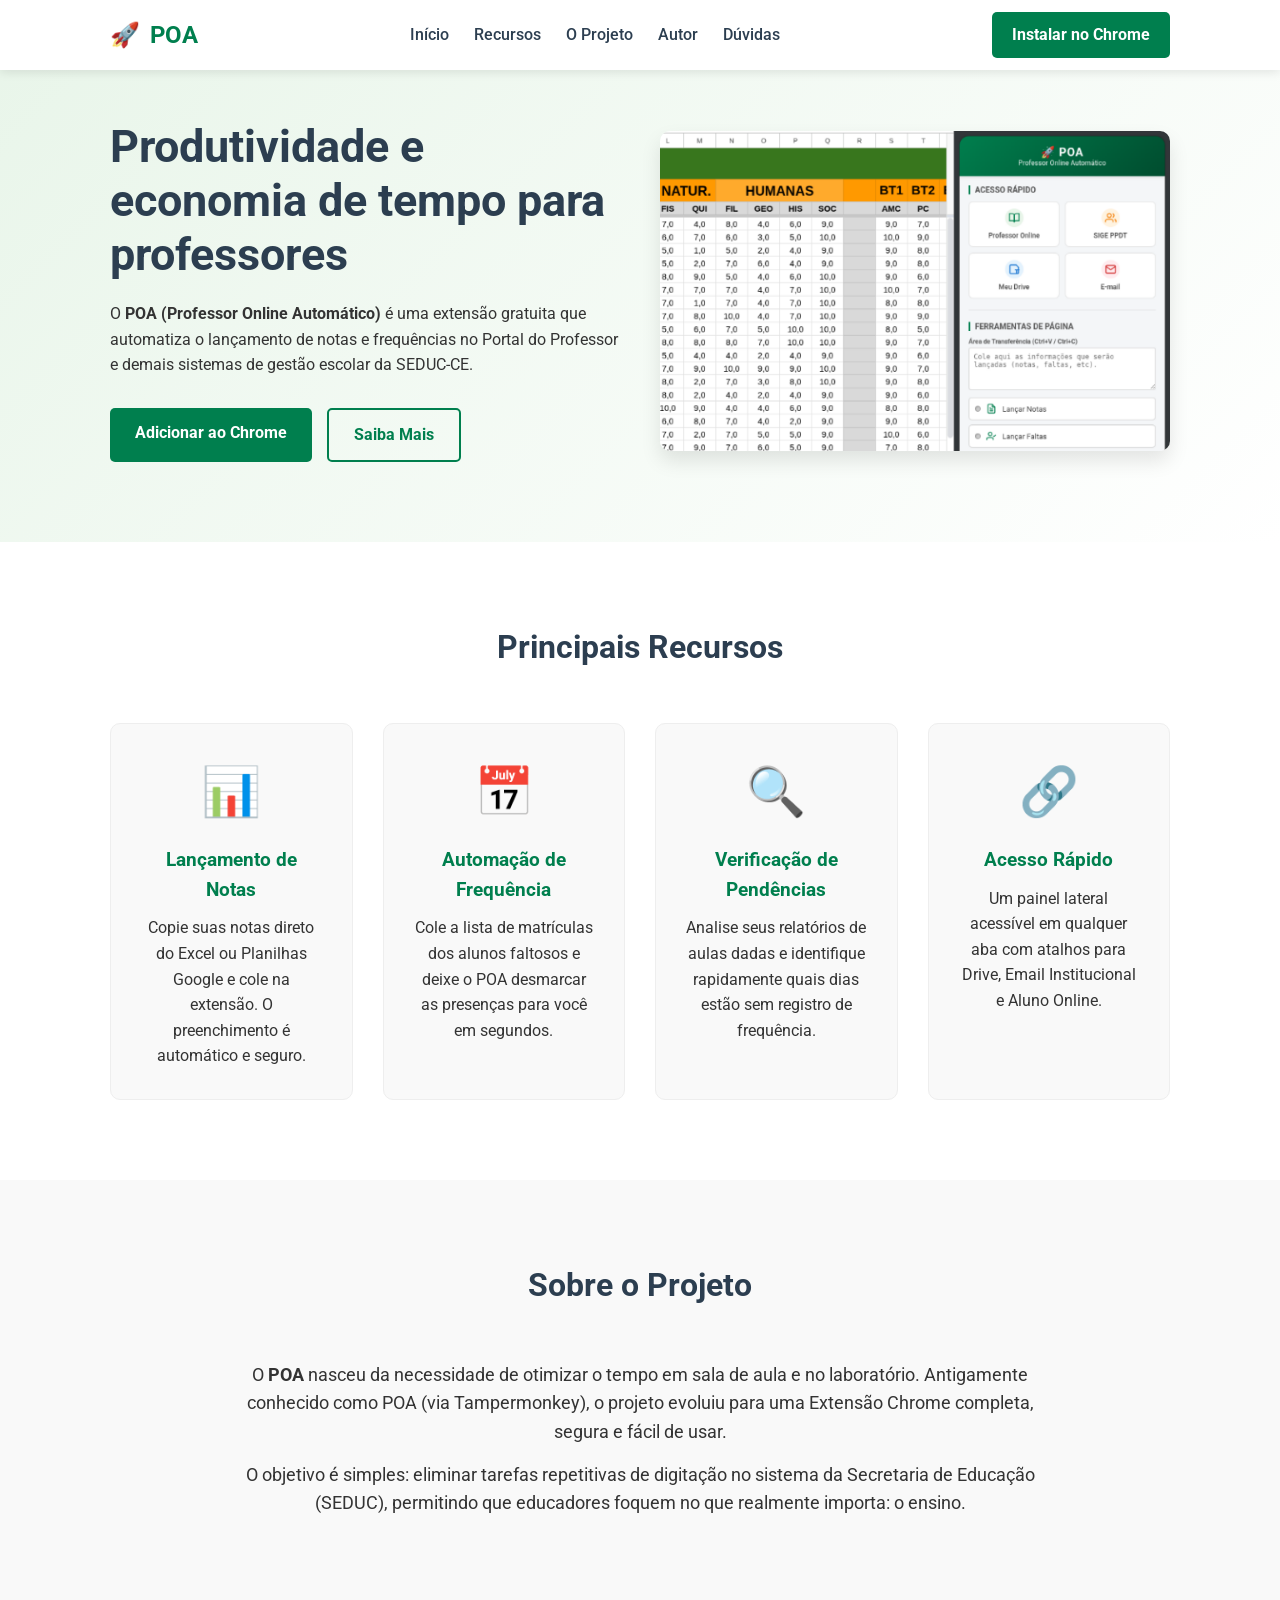
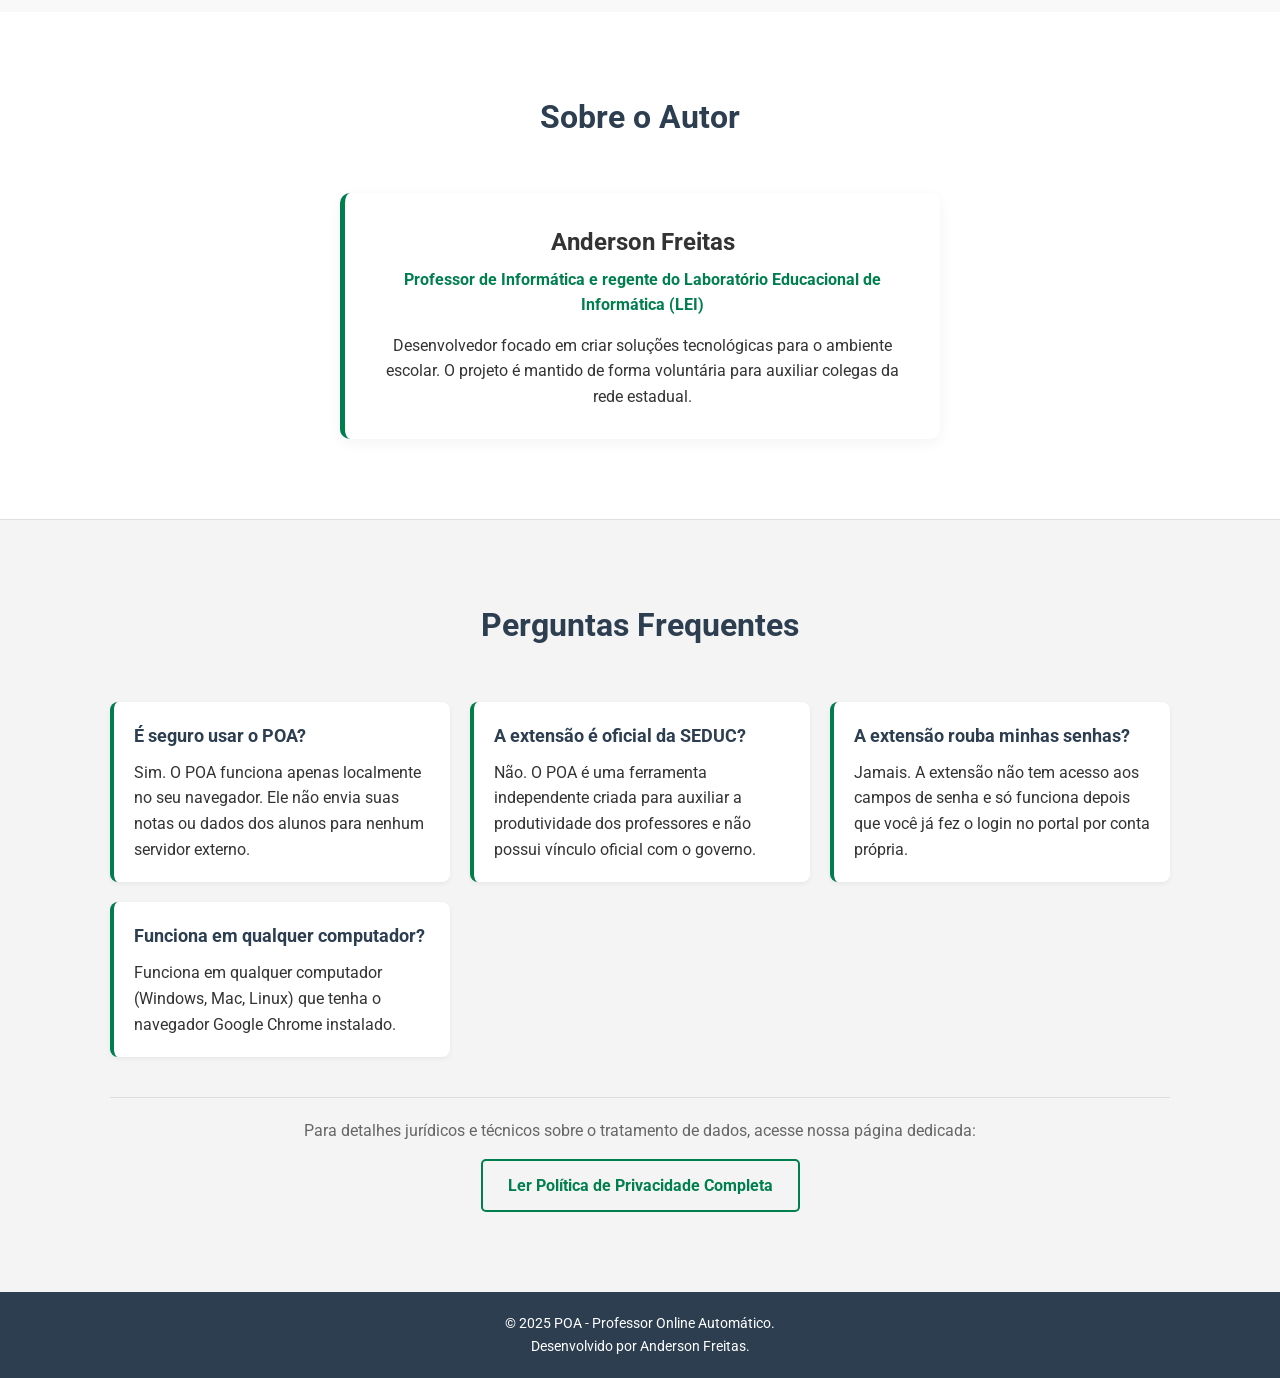
<file: docs/index.html>
<!DOCTYPE html>
<html lang="pt-BR">
<head>
    <meta charset="UTF-8">
    <meta name="viewport" content="width=device-width, initial-scale=1.0">
    <title>POA - Professor Online Automático</title>
    <meta name="description" content="Extensão de produtividade para o Portal do Professor - SEDUC CE. Automatize notas e frequências.">
    
    <meta name="theme-color" content="#007f4e">
    <link rel="icon" href="assets/logo-32.png" type="image/png">

    <link rel="preconnect" href="https://fonts.googleapis.com">
    <link rel="preconnect" href="https://fonts.gstatic.com" crossorigin>
    <link href="https://fonts.googleapis.com/css2?family=Roboto:wght@300;400;500;700&display=swap" rel="stylesheet">

    <meta property="og:type" content="website">
    <meta property="og:title" content="POA - Professor Online Automático">
    <meta property="og:description" content="Ganhe tempo! Automatize o lançamento de notas e frequências no Portal do Professor da SEDUC-CE.">
    <meta property="og:image" content="assets/logo-128.png"> <link rel="stylesheet" href="style.css">
</head>
<body>

    <nav class="navbar">
        <div class="container nav-container">
            <div class="logo">
                <span class="logo-icon" role="img" aria-label="Foguete">🚀</span> POA
            </div>
            <ul class="nav-links">
                <li><a href="#inicio">Início</a></li>
                <li><a href="#recursos">Recursos</a></li>
                <li><a href="#projeto">O Projeto</a></li>
                <li><a href="#autor">Autor</a></li>
                <li><a href="#faq">Dúvidas</a></li>
            </ul>
            <a href="#" class="btn-download" title="Link para Chrome Web Store em breve">Instalar no Chrome</a>
        </div>
    </nav>

    <section id="inicio" class="hero">
        <div class="container hero-content">
            <div class="hero-text">
                <h1>Produtividade e economia de tempo para professores</h1>
                <p>O <strong>POA (Professor Online Automático)</strong> é uma extensão gratuita que automatiza o lançamento de notas e frequências no Portal do Professor e demais sistemas de gestão escolar da SEDUC-CE.</p>
                <div class="hero-buttons">
                    <a href="#" class="btn-primary">Adicionar ao Chrome</a>
                    <a href="#recursos" class="btn-secondary">Saiba Mais</a>
                </div>
            </div>
            <div class="hero-image">
                <div class="placeholder-img">
                </div>
            </div>
        </div>
    </section>

    <section id="recursos" class="section-light">
        <div class="container">
            <h2 class="section-title">Principais Recursos</h2>
            <div class="cards-grid">
                <div class="card">
                    <div class="icon" role="img" aria-label="Gráfico">📊</div>
                    <h3>Lançamento de Notas</h3>
                    <p>Copie suas notas direto do Excel ou Planilhas Google e cole na extensão. O preenchimento é automático e seguro.</p>
                </div>
                <div class="card">
                    <div class="icon" role="img" aria-label="Calendário">📅</div>
                    <h3>Automação de Frequência</h3>
                    <p>Cole a lista de matrículas dos alunos faltosos e deixe o POA desmarcar as presenças para você em segundos.</p>
                </div>
                <div class="card">
                    <div class="icon" role="img" aria-label="Lupa">🔍</div>
                    <h3>Verificação de Pendências</h3>
                    <p>Analise seus relatórios de aulas dadas e identifique rapidamente quais dias estão sem registro de frequência.</p>
                </div>
                <div class="card">
                    <div class="icon" role="img" aria-label="Link">🔗</div>
                    <h3>Acesso Rápido</h3>
                    <p>Um painel lateral acessível em qualquer aba com atalhos para Drive, Email Institucional e Aluno Online.</p>
                </div>
            </div>
        </div>
    </section>

    <section id="projeto" class="section-dark">
        <div class="container">
            <h2 class="section-title">Sobre o Projeto</h2>
            <div class="content-wrapper">
                <p>O <strong>POA</strong> nasceu da necessidade de otimizar o tempo em sala de aula e no laboratório. Antigamente conhecido como POA (via Tampermonkey), o projeto evoluiu para uma Extensão Chrome completa, segura e fácil de usar.</p>
                <p>O objetivo é simples: eliminar tarefas repetitivas de digitação no sistema da Secretaria de Educação (SEDUC), permitindo que educadores foquem no que realmente importa: o ensino.</p>
            </div>
        </div>
    </section>

    <section id="autor" class="section-light">
        <div class="container">
            <h2 class="section-title">Sobre o Autor</h2>
            <div class="author-box">
                <div class="author-info">
                    <h3>Anderson Freitas</h3>
                    <p class="role">Professor de Informática e regente do Laboratório Educacional de Informática (LEI)</p>
                    <p>Desenvolvedor focado em criar soluções tecnológicas para o ambiente escolar. O projeto é mantido de forma voluntária para auxiliar colegas da rede estadual.</p>
                </div>
            </div>
        </div>
    </section>

    <section id="faq" class="section-legal">
        <div class="container">
            <h2 class="section-title">Perguntas Frequentes</h2>
            
            <div class="faq-grid">
                <div class="faq-item">
                    <h3>É seguro usar o POA?</h3>
                    <p>Sim. O POA funciona apenas localmente no seu navegador. Ele não envia suas notas ou dados dos alunos para nenhum servidor externo.</p>
                </div>

                <div class="faq-item">
                    <h3>A extensão é oficial da SEDUC?</h3>
                    <p>Não. O POA é uma ferramenta independente criada para auxiliar a produtividade dos professores e não possui vínculo oficial com o governo.</p>
                </div>

                <div class="faq-item">
                    <h3>A extensão rouba minhas senhas?</h3>
                    <p>Jamais. A extensão não tem acesso aos campos de senha e só funciona depois que você já fez o login no portal por conta própria.</p>
                </div>

                <div class="faq-item">
                    <h3>Funciona em qualquer computador?</h3>
                    <p>Funciona em qualquer computador (Windows, Mac, Linux) que tenha o navegador Google Chrome instalado.</p>
                </div>
            </div>

            <div class="privacy-link-box">
                <p>Para detalhes jurídicos e técnicos sobre o tratamento de dados, acesse nossa página dedicada:</p>
                <a href="privacy.html" class="btn-secondary">Ler Política de Privacidade Completa</a>
            </div>
        </div>
    </section>

    <footer>
        <div class="container">
            <p>&copy; 2025 POA - Professor Online Automático.</p>
            <p>Desenvolvido por Anderson Freitas.</p>
        </div>
    </footer>

</body>
</html>
</file>
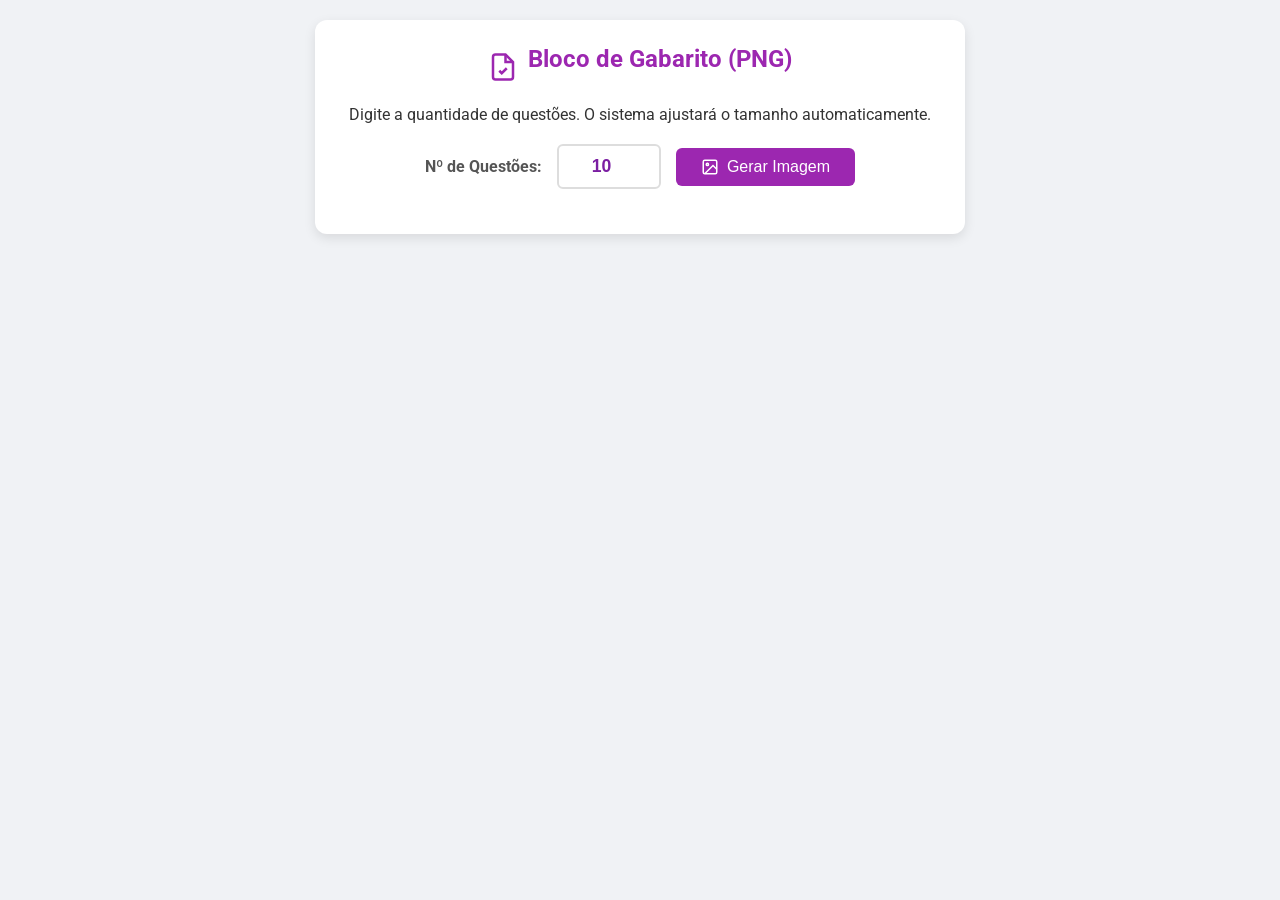
<file: docs/generator.html>
<!DOCTYPE html>
<html lang="pt-BR">
<head>
    <meta charset="UTF-8">
    <meta name="viewport" content="width=device-width, initial-scale=1.0">
    <title>Gerador de Bloco de Gabarito - POA</title>
    <link href="https://fonts.googleapis.com/css2?family=Roboto:wght@300;400;500;700&display=swap" rel="stylesheet">
    
    <style>
        :root {
            --primary: #9c27b0;
            --dark: #7b1fa2;
        }

        body {
            font-family: 'Roboto', sans-serif;
            background-color: #f0f2f5;
            display: flex;
            flex-direction: column;
            align-items: center;
            padding: 20px;
            margin: 0;
            color: #333;
        }

        .controls {
            background: white;
            padding: 25px;
            border-radius: 12px;
            box-shadow: 0 4px 12px rgba(0,0,0,0.1);
            width: 100%;
            max-width: 600px;
            margin-bottom: 20px;
            text-align: center;
        }

        h1 { color: var(--primary); font-size: 1.5rem; margin-top: 0; }
        
        .input-group {
            display: flex;
            gap: 15px;
            justify-content: center;
            align-items: center;
            margin: 20px 0;
        }

        label { font-weight: bold; color: #555; }

        input[type="number"] {
            padding: 10px;
            border-radius: 6px;
            border: 2px solid #ddd;
            font-size: 1.1rem;
            width: 80px;
            text-align: center;
            font-weight: bold;
            color: var(--dark);
        }

        input[type="number"]:focus {
            outline: none;
            border-color: var(--primary);
        }

        button {
            background-color: var(--primary);
            color: white;
            border: none;
            padding: 10px 25px;
            font-size: 1rem;
            font-weight: 500;
            border-radius: 6px;
            cursor: pointer;
            transition: background 0.2s;
            display: flex;
            align-items: center;
            gap: 8px;
        }

        button:hover { background-color: var(--dark); }

        #result-container {
            background: white;
            padding: 20px;
            border-radius: 12px;
            box-shadow: 0 4px 12px rgba(0,0,0,0.1);
            display: none;
            flex-direction: column;
            align-items: center;
            max-width: 90%;
        }

        #generated-image {
            max-width: 100%;
            height: auto;
            border: 1px solid #ddd;
            margin-bottom: 15px;
        }

        .instruction {
            font-size: 0.9rem;
            color: #666;
            background: #e1f5fe;
            padding: 10px;
            border-radius: 6px;
            border-left: 4px solid #039be5;
            margin-bottom: 10px;
        }
    </style>
</head>
<body>

    <div class="controls">
        <div style="display:flex; align-items:center; justify-content:center; gap:10px;">
            <svg width="30" height="30" viewBox="0 0 24 24" fill="none" stroke="#9c27b0" stroke-width="2"><path d="M14 2H6a2 2 0 0 0-2 2v16a2 2 0 0 0 2 2h12a2 2 0 0 0 2-2V8z"></path><polyline points="14 2 14 8 20 8"></polyline><polyline points="9 15 11 17 15 13"></polyline></svg>
            <h1>Bloco de Gabarito (PNG)</h1>
        </div>
        
        <p>Digite a quantidade de questões. O sistema ajustará o tamanho automaticamente.</p>

        <div class="input-group">
            <label>Nº de Questões:</label>
            <input type="number" id="qtd" min="1" max="60" value="10">
            
            <button onclick="gerarGabarito()">
                <svg width="18" height="18" viewBox="0 0 24 24" fill="none" stroke="currentColor" stroke-width="2"><rect x="3" y="3" width="18" height="18" rx="2" ry="2"></rect><circle cx="8.5" cy="8.5" r="1.5"></circle><polyline points="21 15 16 10 5 21"></polyline></svg>
                Gerar Imagem
            </button>
        </div>
    </div>

    <div id="result-container">
        <p class="instruction">👇 Clique com o botão direito na imagem e escolha <strong>"Copiar imagem"</strong>.</p>
        <img id="generated-image" alt="Gabarito Gerado" />
    </div>

    <canvas id="omr-canvas" style="display:none;"></canvas>

    <script>
        function gerarGabarito() {
            const canvas = document.getElementById('omr-canvas');
            const ctx = canvas.getContext('2d');
            
            // Validação simples
            let qtdQuestoes = parseInt(document.getElementById('qtd').value);
            if (!qtdQuestoes || qtdQuestoes < 1) qtdQuestoes = 10;
            if (qtdQuestoes > 60) {
                alert("O máximo recomendado para manter a leitura legível é 60 questões.");
                qtdQuestoes = 60;
                document.getElementById('qtd').value = 60;
            }

            // --- CONFIGURAÇÕES TÉCNICAS (FINE TUNING) ---
            const WIDTH = 1200; 
            const MARKER_SIZE = 60; 
            const MARKER_PADDING = 20; // Ajuste de segurança para o algoritmo (borda branca)
            
            const COLUNAS = 3;
            const QUESTOES_POR_COLUNA = Math.ceil(qtdQuestoes / COLUNAS);
            
            // Alturas
            const HEADER_HEIGHT = 100; 
            const FOOTER_HEIGHT = 100;
            const LINE_HEIGHT = 60; // Leve aumento para evitar overlapping vertical
            
            const HEIGHT = HEADER_HEIGHT + (QUESTOES_POR_COLUNA * LINE_HEIGHT) + FOOTER_HEIGHT;

            canvas.width = WIDTH;
            canvas.height = HEIGHT;

            // 1. FUNDO BRANCO
            ctx.fillStyle = '#FFFFFF';
            ctx.fillRect(0, 0, WIDTH, HEIGHT);

            // 2. MARCADORES FIDUCIAIS
            ctx.fillStyle = '#000000';
            // Topo
            ctx.fillRect(MARKER_PADDING, MARKER_PADDING, MARKER_SIZE, MARKER_SIZE);
            ctx.fillRect(WIDTH - MARKER_PADDING - MARKER_SIZE, MARKER_PADDING, MARKER_SIZE, MARKER_SIZE);
            // Base
            ctx.fillRect(MARKER_PADDING, HEIGHT - MARKER_PADDING - MARKER_SIZE, MARKER_SIZE, MARKER_SIZE);
            ctx.fillRect(WIDTH - MARKER_PADDING - MARKER_SIZE, HEIGHT - MARKER_PADDING - MARKER_SIZE, MARKER_SIZE, MARKER_SIZE);

            // 3. DESENHAR QUESTÕES
            const CONTENT_MARGIN_SIDES = 80; 
            const contentWidth = WIDTH - (CONTENT_MARGIN_SIDES * 2);
            const colWidth = contentWidth / COLUNAS;
            const startY = HEADER_HEIGHT + 10;

            ctx.textAlign = 'center';
            ctx.textBaseline = 'middle';

            for (let i = 1; i <= qtdQuestoes; i++) {
                const colIndex = Math.floor((i - 1) / QUESTOES_POR_COLUNA);
                const lineIndex = (i - 1) % QUESTOES_POR_COLUNA;

                const xBase = CONTENT_MARGIN_SIDES + (colIndex * colWidth);
                const yBase = startY + (lineIndex * LINE_HEIGHT);

                // Número
                ctx.fillStyle = '#000000';
                ctx.font = 'bold 38px Arial'; 
                ctx.fillText(String(i).padStart(2, '0'), xBase + 40, yBase);

                // Bolinhas
                const options = ['A', 'B', 'C', 'D', 'E'];
                const bubbleRadius = 20; 
                const bubbleSpacing = 55; 
                let bubbleX = xBase + 100; 

                options.forEach(opt => {
                    // Contorno
                    ctx.beginPath();
                    ctx.arc(bubbleX, yBase, bubbleRadius, 0, 2 * Math.PI);
                    ctx.strokeStyle = '#000000';
                    ctx.lineWidth = 3;
                    ctx.stroke();

                    // Letra (Cinza claro para dropout)
                    ctx.fillStyle = '#AAAAAA'; 
                    ctx.font = '22px Arial';
                    ctx.fillText(opt, bubbleX, yBase + 2);

                    bubbleX += bubbleSpacing;
                });
            }

            // 4. RODAPÉ TÉCNICO
            ctx.fillStyle = '#555555';
            ctx.font = 'italic 20px Arial';
            ctx.fillText('Gerado por Gaba Fácil - © 2025 POA - Anderson Freitas', WIDTH / 2, HEIGHT - 30);

            // 5. EXPORTAR
            const dataUrl = canvas.toDataURL('image/png');
            const imgElement = document.getElementById('generated-image');
            imgElement.src = dataUrl;
            
            document.getElementById('result-container').style.display = 'flex';
        }
    </script>
</body>
</html>
</file>
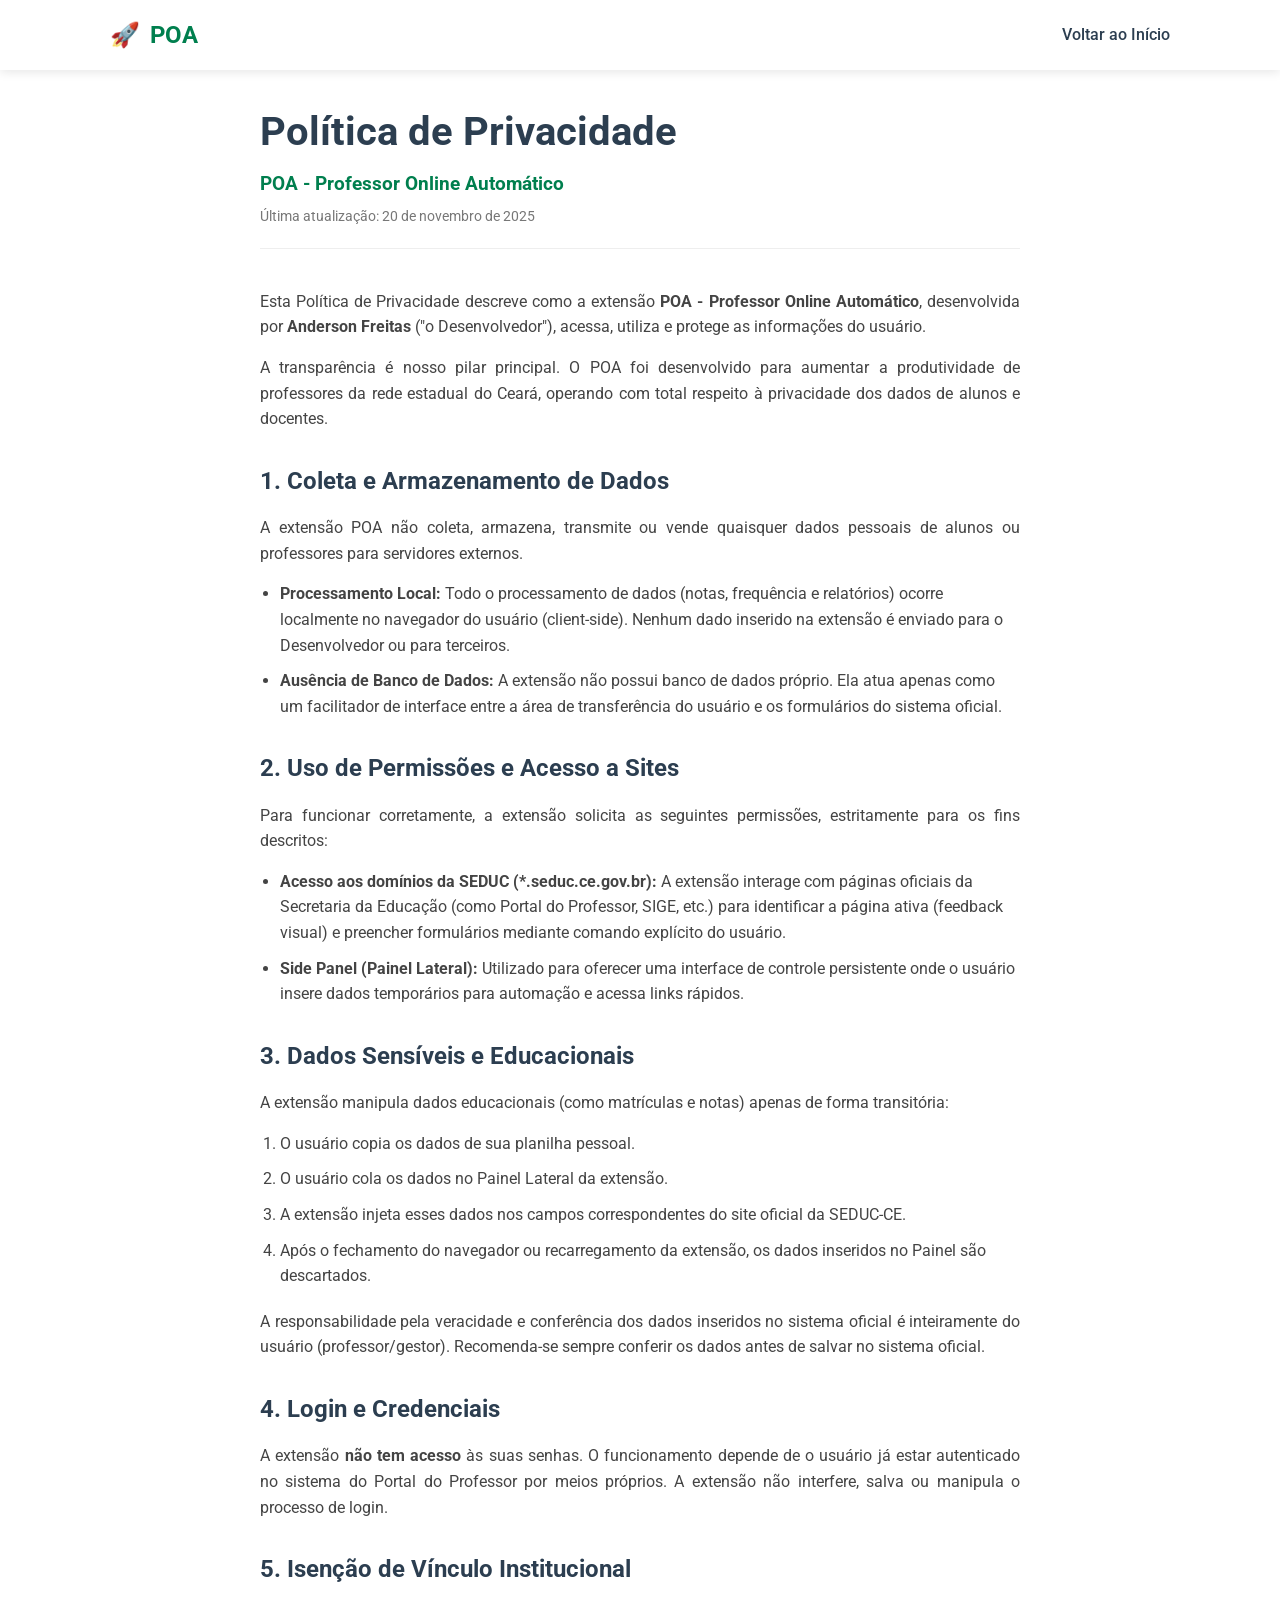
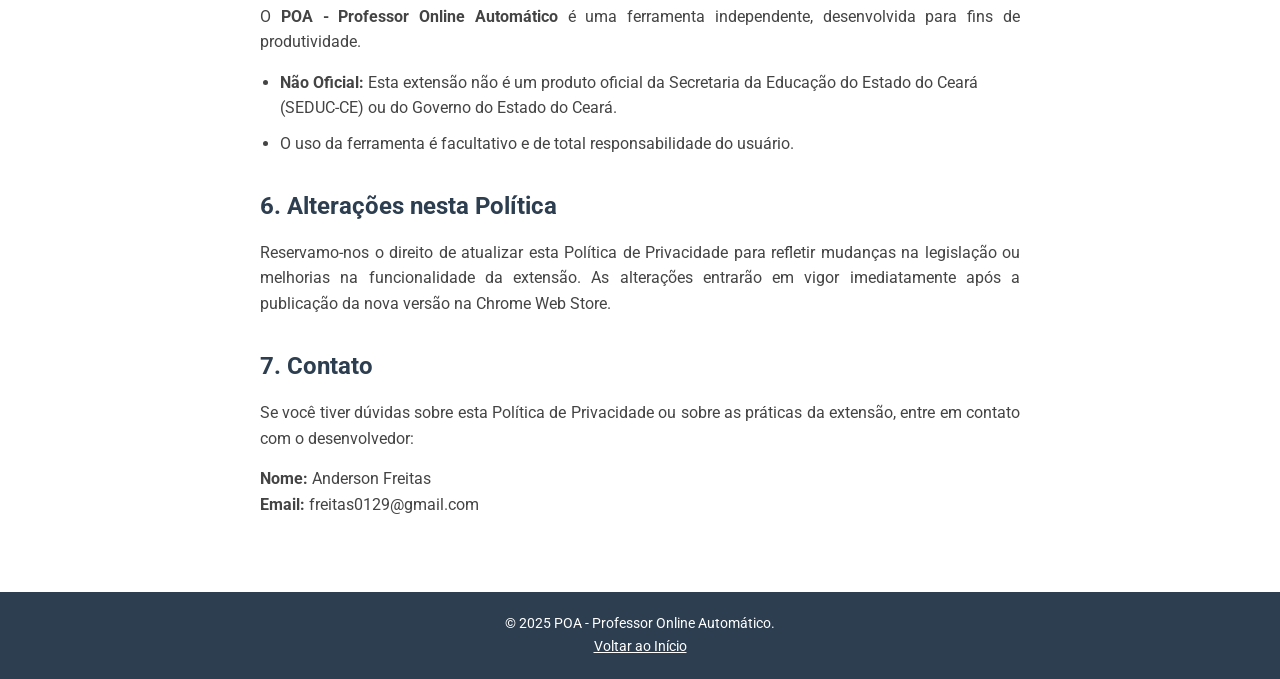
<file: docs/privacy.html>
<!DOCTYPE html>
<html lang="pt-BR">
<head>
    <meta charset="UTF-8">
    <meta name="viewport" content="width=device-width, initial-scale=1.0">
    <title>Política de Privacidade - POA</title>
    
    <meta name="theme-color" content="#007f4e">
    <link rel="icon" href="assets/logo-32.png" type="image/png">

    <link rel="preconnect" href="https://fonts.googleapis.com">
    <link rel="preconnect" href="https://fonts.gstatic.com" crossorigin>
    <link href="https://fonts.googleapis.com/css2?family=Roboto:wght@300;400;500;700&display=swap" rel="stylesheet">

    <link rel="stylesheet" href="style.css">
</head>
<body>

    <nav class="navbar">
        <div class="container nav-container">
            <a href="index.html" class="logo">
                <span class="logo-icon" role="img" aria-label="Foguete">🚀</span> POA
            </a>
            <ul class="nav-links">
                <li><a href="index.html">Voltar ao Início</a></li>
            </ul>
        </div>
    </nav>

    <main class="container privacy-page-container">
        <h1>Política de Privacidade</h1>
        <p class="subtitle"><strong>POA - Professor Online Automático</strong></p>
        <p class="date">Última atualização: 20 de novembro de 2025</p>

        <div class="legal-content">
            <p>Esta Política de Privacidade descreve como a extensão <strong>POA - Professor Online Automático</strong>, desenvolvida por <strong>Anderson Freitas</strong> ("o Desenvolvedor"), acessa, utiliza e protege as informações do usuário.</p>
            <p>A transparência é nosso pilar principal. O POA foi desenvolvido para aumentar a produtividade de professores da rede estadual do Ceará, operando com total respeito à privacidade dos dados de alunos e docentes.</p>

            <h2>1. Coleta e Armazenamento de Dados</h2>
            <p>A extensão POA não coleta, armazena, transmite ou vende quaisquer dados pessoais de alunos ou professores para servidores externos.</p>
            <ul>
                <li><strong>Processamento Local:</strong> Todo o processamento de dados (notas, frequência e relatórios) ocorre localmente no navegador do usuário (client-side). Nenhum dado inserido na extensão é enviado para o Desenvolvedor ou para terceiros.</li>
                <li><strong>Ausência de Banco de Dados:</strong> A extensão não possui banco de dados próprio. Ela atua apenas como um facilitador de interface entre a área de transferência do usuário e os formulários do sistema oficial.</li>
            </ul>

            <h2>2. Uso de Permissões e Acesso a Sites</h2>
            <p>Para funcionar corretamente, a extensão solicita as seguintes permissões, estritamente para os fins descritos:</p>
            <ul>
                <li><strong>Acesso aos domínios da SEDUC (*.seduc.ce.gov.br):</strong> A extensão interage com páginas oficiais da Secretaria da Educação (como Portal do Professor, SIGE, etc.) para identificar a página ativa (feedback visual) e preencher formulários mediante comando explícito do usuário.</li>
                <li><strong>Side Panel (Painel Lateral):</strong> Utilizado para oferecer uma interface de controle persistente onde o usuário insere dados temporários para automação e acessa links rápidos.</li>
            </ul>

            <h2>3. Dados Sensíveis e Educacionais</h2>
            <p>A extensão manipula dados educacionais (como matrículas e notas) apenas de forma transitória:</p>
            <ol>
                <li>O usuário copia os dados de sua planilha pessoal.</li>
                <li>O usuário cola os dados no Painel Lateral da extensão.</li>
                <li>A extensão injeta esses dados nos campos correspondentes do site oficial da SEDUC-CE.</li>
                <li>Após o fechamento do navegador ou recarregamento da extensão, os dados inseridos no Painel são descartados.</li>
            </ol>
            <p>A responsabilidade pela veracidade e conferência dos dados inseridos no sistema oficial é inteiramente do usuário (professor/gestor). Recomenda-se sempre conferir os dados antes de salvar no sistema oficial.</p>

            <h2>4. Login e Credenciais</h2>
            <p>A extensão <strong>não tem acesso</strong> às suas senhas. O funcionamento depende de o usuário já estar autenticado no sistema do Portal do Professor por meios próprios. A extensão não interfere, salva ou manipula o processo de login.</p>

            <h2>5. Isenção de Vínculo Institucional</h2>
            <p>O <strong>POA - Professor Online Automático</strong> é uma ferramenta independente, desenvolvida para fins de produtividade.</p>
            <ul>
                <li><strong>Não Oficial:</strong> Esta extensão não é um produto oficial da Secretaria da Educação do Estado do Ceará (SEDUC-CE) ou do Governo do Estado do Ceará.</li>
                <li>O uso da ferramenta é facultativo e de total responsabilidade do usuário.</li>
            </ul>

            <h2>6. Alterações nesta Política</h2>
            <p>Reservamo-nos o direito de atualizar esta Política de Privacidade para refletir mudanças na legislação ou melhorias na funcionalidade da extensão. As alterações entrarão em vigor imediatamente após a publicação da nova versão na Chrome Web Store.</p>

            <h2>7. Contato</h2>
            <p>Se você tiver dúvidas sobre esta Política de Privacidade ou sobre as práticas da extensão, entre em contato com o desenvolvedor:</p>
            <p><strong>Nome:</strong> Anderson Freitas<br>
            <strong>Email:</strong> freitas0129@gmail.com</p>
        </div>
    </main>

    <footer>
        <div class="container">
            <p>&copy; 2025 POA - Professor Online Automático.</p>
            <p><a href="index.html" style="color: white; text-decoration: underline;">Voltar ao Início</a></p>
        </div>
    </footer>
</body>
</html>
</file>
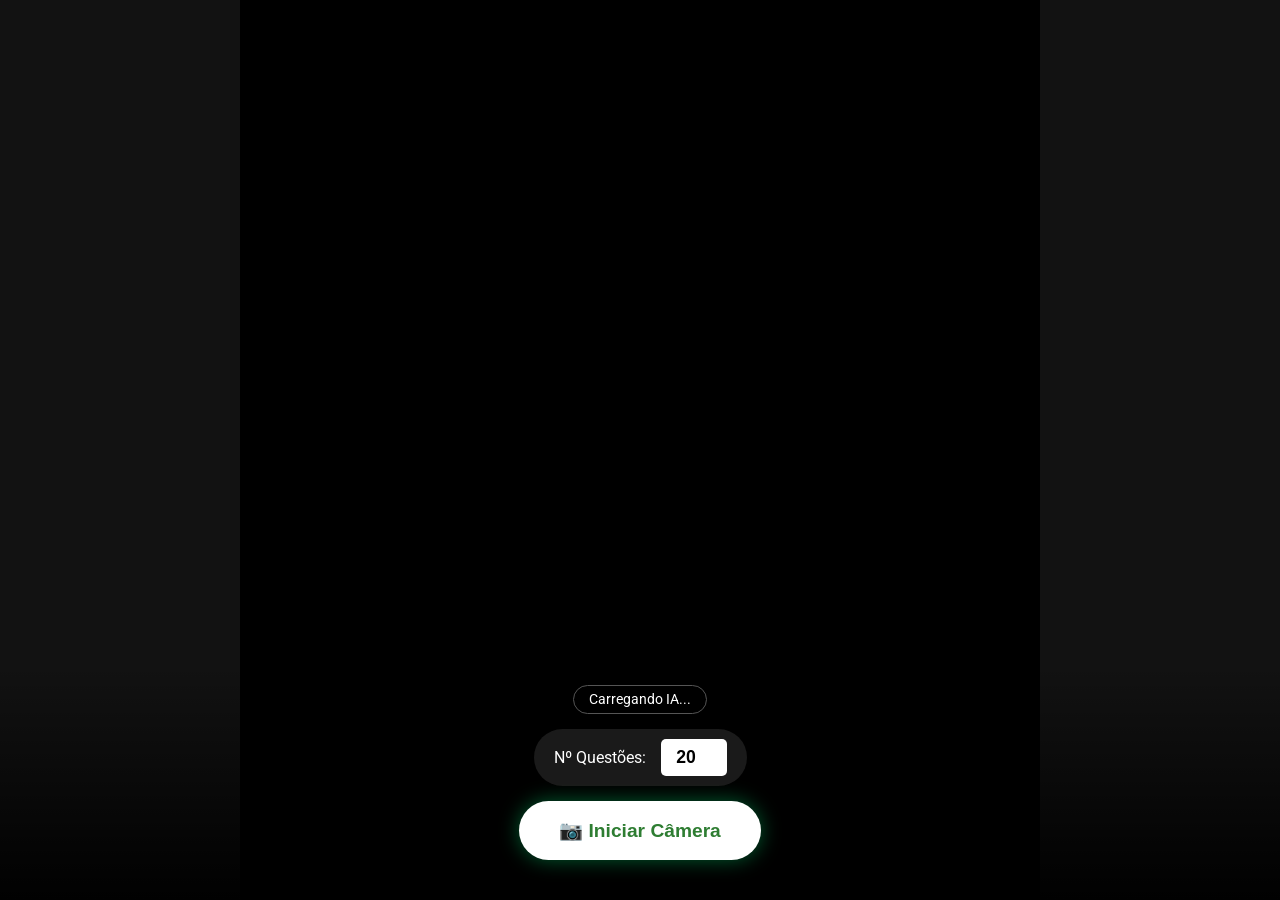
<file: docs/scanner.html>
<!DOCTYPE html>
<html lang="pt-BR">
<head>
    <meta charset="UTF-8">
    <meta name="viewport" content="width=device-width, initial-scale=1.0">
    <title>Gaba Fácil - Leitor Pro</title>
    <link href="https://fonts.googleapis.com/css2?family=Roboto:wght@300;400;500;700&display=swap" rel="stylesheet">
    
    <style>
        :root { --primary: #2e7d32; --accent: #00e676; --bg: #121212; }
        
        body {
            font-family: 'Roboto', sans-serif;
            background-color: var(--bg);
            color: white;
            display: flex;
            flex-direction: column;
            align-items: center;
            margin: 0;
            height: 100vh;
            overflow: hidden;
        }

        .camera-container {
            position: relative;
            width: 100%;
            max-width: 800px;
            flex-grow: 1;
            background: black;
            overflow: hidden;
            display: flex;
            justify-content: center;
            align-items: center;
        }

        video {
            position: absolute;
            width: 100%;
            height: 100%;
            object-fit: cover;
        }

        #canvasOverlay {
            position: absolute;
            top: 0; left: 0;
            width: 100%; height: 100%;
            z-index: 10;
        }

        .ui-layer {
            position: absolute;
            bottom: 0;
            width: 100%;
            padding: 20px 20px 40px 20px;
            background: linear-gradient(to top, rgba(0,0,0,0.95), transparent);
            text-align: center;
            z-index: 20;
            box-sizing: border-box;
            display: flex;
            flex-direction: column;
            align-items: center;
            gap: 15px;
        }

        .controls-row {
            display: flex;
            align-items: center;
            gap: 15px;
            background: rgba(255,255,255,0.1);
            padding: 10px 20px;
            border-radius: 30px;
            backdrop-filter: blur(5px);
        }

        input[type="number"] {
            width: 50px; padding: 8px; border-radius: 5px; border: none; 
            text-align: center; font-size: 1.1rem; font-weight: bold;
        }

        .btn-scan {
            background-color: white; color: var(--primary); 
            border: none; padding: 18px 40px;
            font-size: 1.2rem; font-weight: bold; border-radius: 50px; 
            cursor: pointer; box-shadow: 0 0 20px rgba(0, 230, 118, 0.4);
            transition: all 0.2s;
            display: flex; align-items: center; gap: 10px;
        }
        .btn-scan:active { transform: scale(0.95); }
        .btn-scan.ready { background-color: var(--accent); color: #000; }

        #status-pill {
            background: rgba(0,0,0,0.6); padding: 5px 15px; border-radius: 15px;
            font-size: 0.9rem; border: 1px solid #555;
        }

        /* Modal de Resultados */
        #result-modal {
            position: fixed; top: 0; left: 0; right: 0; bottom: 0;
            background: #121212; z-index: 100;
            display: none; flex-direction: column;
            padding: 20px; overflow-y: auto;
        }
        
        .result-grid {
            display: grid; grid-template-columns: repeat(auto-fill, minmax(60px, 1fr)); gap: 8px;
            margin-top: 20px;
        }
        .ans-item {
            background: #222; padding: 10px 5px; border-radius: 6px; text-align: center; border: 1px solid #333;
        }
        .ans-q { font-size: 0.7rem; color: #888; margin-bottom: 2px; }
        .ans-val { font-size: 1.2rem; font-weight: bold; color: var(--accent); }
        
        /* Debug Canvas Oculto */
        #hiddenCanvas { display: none; }
    </style>
    
    <script async src="https://docs.opencv.org/4.8.0/opencv.js" onload="onOpenCvReady();"></script>
</head>
<body>

    <div class="camera-container">
        <video id="videoInput" playsinline muted autoplay></video>
        <canvas id="canvasOverlay"></canvas>
    </div>

    <div class="ui-layer">
        <div id="status-pill">Carregando IA...</div>
        
        <div class="controls-row">
            <label>Nº Questões:</label>
            <input type="number" id="qtd-questoes" value="20" min="1" max="60">
        </div>

        <button id="btn-action" class="btn-scan" onclick="handleButtonClick()">
            📷 Iniciar Câmera
        </button>
    </div>

    <div id="result-modal">
        <div style="display:flex; justify-content:space-between; align-items:center;">
            <h2 style="margin:0; color:var(--accent);">Gabarito Lido</h2>
            <button onclick="closeModal()" style="background:none; border:none; color:white; font-size:2rem;">×</button>
        </div>
        <div id="answers-list" class="result-grid"></div>
        <button class="btn-scan" style="margin-top:20px; width:100%; justify-content:center;" onclick="closeModal()">Ler Próximo</button>
        <canvas id="debug-cut" style="width:100%; margin-top:20px; border:1px solid #333; border-radius:8px;"></canvas>
    </div>

    <canvas id="hiddenCanvas"></canvas>

    <script>
        let video = document.getElementById('videoInput');
        let canvasOverlay = document.getElementById('canvasOverlay');
        let ctxOverlay = canvasOverlay.getContext('2d');
        let stream = null;
        let isStreaming = false;
        let cvReady = false;
        let bestContourPoints = null;

        function onOpenCvReady() {
            cvReady = true;
            document.getElementById('status-pill').innerText = "Sistema Pronto";
        }

        async function handleButtonClick() {
            if (!isStreaming) {
                await startCamera();
            } else {
                captureAndProcess();
            }
        }

        async function startCamera() {
            if (!cvReady) return;
            try {
                const constraints = { 
                    video: { facingMode: "environment", width: { ideal: 1920 }, height: { ideal: 1080 } } 
                };
                stream = await navigator.mediaDevices.getUserMedia(constraints);
                video.srcObject = stream;
                video.onloadedmetadata = () => {
                    video.play();
                    isStreaming = true;
                    canvasOverlay.width = video.videoWidth;
                    canvasOverlay.height = video.videoHeight;
                    
                    const btn = document.getElementById('btn-action');
                    btn.innerText = "🔍 Escanear";
                    
                    document.getElementById('status-pill').innerText = "Aponte para a folha (fundo escuro)";
                    requestAnimationFrame(processVideoLoop);
                };
            } catch (err) { alert("Erro Câmera: " + err.name); }
        }

        // --- CALCULA DIMENSÕES ESPERADAS ---
        function getExpectedDimensions() {
            const qtd = parseInt(document.getElementById('qtd-questoes').value) || 20;
            const COLUNAS = 3;
            // Cálculo idêntico ao gerador
            const ROWS = Math.ceil(qtd / COLUNAS);
            const HEADER = 100;
            const FOOTER = 100;
            const LINE_H = 60;
            
            const realHeight = HEADER + (ROWS * LINE_H) + FOOTER;
            const realWidth = 1200;
            
            return { w: realWidth, h: realHeight, ratio: realWidth / realHeight, qtd: qtd };
        }

        function processVideoLoop() {
            if (!isStreaming) return;

            try {
                let src = new cv.Mat(video.videoHeight, video.videoWidth, cv.CV_8UC4);
                let cap = new cv.VideoCapture(video);
                cap.read(src);

                let gray = new cv.Mat();
                cv.cvtColor(src, gray, cv.COLOR_RGBA2GRAY);
                
                // Pré-processamento
                let blurred = new cv.Mat();
                cv.GaussianBlur(gray, blurred, new cv.Size(5, 5), 0);
                
                // Threshold Adaptativo (Melhor que Canny para folhas de papel)
                let thresh = new cv.Mat();
                cv.adaptiveThreshold(blurred, thresh, 255, cv.ADAPTIVE_THRESH_GAUSSIAN_C, cv.THRESH_BINARY, 11, 2);
                
                // Encontrar contornos
                let contours = new cv.MatVector();
                let hierarchy = new cv.Mat();
                cv.findContours(thresh, contours, hierarchy, cv.RETR_TREE, cv.CHAIN_APPROX_SIMPLE);

                let maxArea = 0;
                let foundContour = null;
                const dims = getExpectedDimensions();

                for (let i = 0; i < contours.size(); ++i) {
                    let cnt = contours.get(i);
                    let area = cv.contourArea(cnt);

                    // Filtra ruídos pequenos
                    if (area > 20000) { 
                        let peri = cv.arcLength(cnt, true);
                        let approx = new cv.Mat();
                        cv.approxPolyDP(cnt, approx, 0.02 * peri, true);

                        if (approx.rows === 4) {
                            // Verifica se é convexo (formato de folha)
                            if (cv.isContourConvex(approx)) {
                                if (area > maxArea) {
                                    maxArea = area;
                                    if (foundContour) foundContour.delete();
                                    foundContour = approx;
                                } else {
                                    approx.delete();
                                }
                            } else { approx.delete(); }
                        } else { approx.delete(); }
                    }
                }

                ctxOverlay.clearRect(0, 0, canvasOverlay.width, canvasOverlay.height);

                if (foundContour) {
                    drawContour(foundContour);
                    
                    if (bestContourPoints) bestContourPoints.delete();
                    bestContourPoints = foundContour.clone();
                    
                    const btn = document.getElementById('btn-action');
                    btn.classList.add('ready');
                    btn.style.backgroundColor = "#00e676";
                    
                    foundContour.delete();
                } else {
                    bestContourPoints = null;
                    document.getElementById('btn-action').classList.remove('ready');
                    document.getElementById('btn-action').style.backgroundColor = "white";
                }

                src.delete(); gray.delete(); blurred.delete(); thresh.delete();
                contours.delete(); hierarchy.delete();

                requestAnimationFrame(processVideoLoop);
            } catch (err) { requestAnimationFrame(processVideoLoop); }
        }

        function drawContour(approx) {
            let pts = [];
            for(let i = 0; i < 4; i++) pts.push({ x: approx.intAt(i, 0), y: approx.intAt(i, 1) });

            ctxOverlay.beginPath();
            ctxOverlay.lineWidth = 5;
            ctxOverlay.strokeStyle = "#00e676";
            ctxOverlay.moveTo(pts[0].x, pts[0].y);
            ctxOverlay.lineTo(pts[1].x, pts[1].y);
            ctxOverlay.lineTo(pts[2].x, pts[2].y);
            ctxOverlay.lineTo(pts[3].x, pts[3].y);
            ctxOverlay.closePath();
            ctxOverlay.stroke();
        }

        function captureAndProcess() {
            if (!bestContourPoints) {
                alert("Gabarito não detectado. Tente colocar sobre uma mesa escura.");
                return;
            }

            document.getElementById('status-pill').innerText = "Processando Imagem...";
            
            let hiddenCanvas = document.getElementById('hiddenCanvas');
            hiddenCanvas.width = video.videoWidth;
            hiddenCanvas.height = video.videoHeight;
            let ctx = hiddenCanvas.getContext('2d');
            ctx.drawImage(video, 0, 0, hiddenCanvas.width, hiddenCanvas.height);
            
            let src = cv.imread(hiddenCanvas);
            
            // Organizar cantos
            let pts = [];
            for(let i=0; i<4; i++) pts.push({x: bestContourPoints.intAt(i,0), y: bestContourPoints.intAt(i,1)});
            
            pts.sort((a,b) => a.y - b.y);
            let top = pts.slice(0,2).sort((a,b) => a.x - b.x);
            let bottom = pts.slice(2,4).sort((a,b) => a.x - b.x);
            
            // Ordem: TL, TR, BR, BL (Para warpPerspective funcionar corretamente com matrizes padrão)
            // CUIDADO: A ordem dos pontos no srcTri deve bater com finalDst
            let sortedSrc = [top[0], top[1], bottom[1], bottom[0]];

            let srcTri = cv.matFromArray(4, 1, cv.CV_32FC2, [
                sortedSrc[0].x, sortedSrc[0].y,
                sortedSrc[1].x, sortedSrc[1].y,
                sortedSrc[2].x, sortedSrc[2].y, 
                sortedSrc[3].x, sortedSrc[3].y
            ]);

            // Definir tamanho de destino (unwarped)
            const dims = getExpectedDimensions();
            // Reduzimos a resolução final para acelerar (800px de largura é suficiente)
            const finalW = 800; 
            const finalH = Math.round(finalW / dims.ratio);

            let finalDst = cv.matFromArray(4, 1, cv.CV_32FC2, [
                0, 0,
                finalW, 0,
                finalW, finalH,
                0, finalH
            ]);

            let M = cv.getPerspectiveTransform(srcTri, finalDst);
            let warped = new cv.Mat();
            cv.warpPerspective(src, warped, M, new cv.Size(finalW, finalH));

            // MOSTRAR O RECORTE NO MODAL (DEBUG VISUAL)
            cv.imshow('debug-cut', warped);

            // Binarizar e Ler
            let warpedGray = new cv.Mat();
            cv.cvtColor(warped, warpedGray, cv.COLOR_RGBA2GRAY);
            let warpedThresh = new cv.Mat();
            cv.adaptiveThreshold(warpedGray, warpedThresh, 255, cv.ADAPTIVE_THRESH_GAUSSIAN_C, cv.THRESH_BINARY_INV, 21, 10);

            analyzeBubbles(warpedThresh, finalW, finalH, dims.qtd);

            src.delete(); srcTri.delete(); finalDst.delete(); M.delete(); warped.delete(); warpedGray.delete(); warpedThresh.delete();
        }

        function analyzeBubbles(binaryImage, w, h, qtd) {
            // Fatores de escala em relação ao original de 1200px
            const scaleX = w / 1200;
            const originalH = 100 + (Math.ceil(qtd/3)*60) + 100;
            const scaleY = h / originalH;

            let answers = [];
            const options = ['A', 'B', 'C', 'D', 'E'];
            const COLUNAS = 3;
            const Q_POR_COL = Math.ceil(qtd / COLUNAS);

            // Para desenhar onde ele leu (Debug)
            let debugCanvas = document.getElementById('debug-cut');
            let ctxDebug = debugCanvas.getContext('2d');
            ctxDebug.strokeStyle = 'red';
            ctxDebug.lineWidth = 2;

            for (let i = 1; i <= qtd; i++) {
                const colIndex = Math.floor((i - 1) / Q_POR_COL);
                const lineIndex = (i - 1) % Q_POR_COL;
                
                // Posições baseadas no GERADOR
                // Margin(80) + Colunas + OffsetBolinha(100)
                const baseX = 80 + (colIndex * (1040/3)) + 100; // 1040 = 1200 - 160
                const baseY = 100 + 10 + (lineIndex * 60);

                let bestOpt = '-';
                let maxPix = 0;

                options.forEach((opt, idx) => {
                    let cx = (baseX + (idx * 55)) * scaleX;
                    let cy = baseY * scaleY;
                    let r = 14 * scaleX; // Raio de leitura

                    // Visualizar onde está lendo
                    ctxDebug.beginPath();
                    ctxDebug.arc(cx, cy, r, 0, 2*Math.PI);
                    ctxDebug.stroke();

                    let x = Math.floor(cx - r);
                    let y = Math.floor(cy - r);
                    let side = Math.floor(r * 2);

                    if(x>0 && y>0 && x+side<w && y+side<h) {
                        let roi = binaryImage.roi(new cv.Rect(x, y, side, side));
                        let count = cv.countNonZero(roi);
                        roi.delete();

                        if(count > maxPix) {
                            maxPix = count;
                            if(count > 30) bestOpt = opt; // Sensibilidade
                        }
                    }
                });
                answers.push({ q: i, val: bestOpt });
            }
            
            showResults(answers);
        }

        function showResults(data) {
            const list = document.getElementById('answers-list');
            list.innerHTML = '';
            data.forEach(d => {
                list.innerHTML += `<div class="ans-item"><div class="ans-q">Q${d.q}</div><div class="ans-val">${d.val}</div></div>`;
            });
            document.getElementById('result-modal').style.display = 'flex';
            document.getElementById('status-pill').innerText = "Leitura Concluída";
        }

        function closeModal() {
            document.getElementById('result-modal').style.display = 'none';
            document.getElementById('status-pill').innerText = "Aponte para a folha...";
        }
    </script>
</body>
</html>
</file>
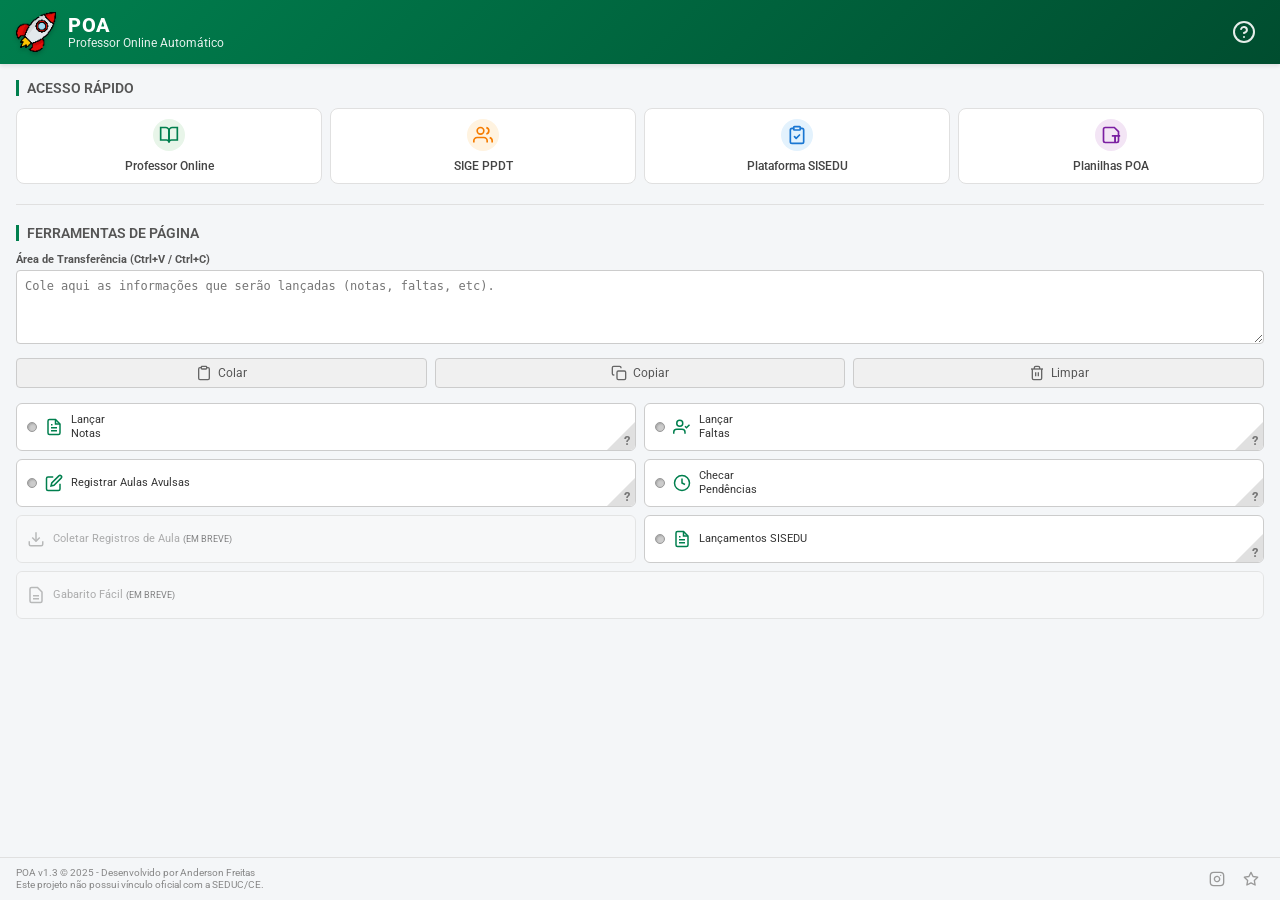
<file: extension/pages/sidepanel.html>
<!DOCTYPE html>
<html lang="pt-BR">

<head>
  <meta charset="UTF-8">
  <meta name="viewport" content="width=device-width, initial-scale=1.0">
  <title>Painel POA</title>
  
  <link rel="stylesheet" href="../libs/driver.js.css">
  <link rel="stylesheet" href="../styles/sidepanel.css">
  <link href="https://fonts.googleapis.com/css2?family=Roboto:wght@400;500;700&display=swap" rel="stylesheet">
</head>

<body>

  <header>
    <div class="logo-area" id="header-logo">
      <img src="../images/logo-48.png" alt="Logo POA" class="logo-img">
      
      <div class="logo-text">
        <h1>POA</h1>
        <span>Professor Online Automático</span>
      </div>
    </div>

    <button id="btn-ajuda" class="header-icon-btn" title="Ajuda / Tutorial" aria-label="Ver Tutorial">
      <svg viewBox="0 0 24 24" fill="none" stroke="currentColor" stroke-width="2" stroke-linecap="round" stroke-linejoin="round">
        <circle cx="12" cy="12" r="10"></circle>
        <path d="M9.09 9a3 3 0 0 1 5.83 1c0 2-3 3-3 3"></path>
        <line x1="12" y1="17" x2="12.01" y2="17"></line>
      </svg>
    </button>
  </header>

  <main>
    <section>
      <h2>Acesso Rápido</h2>
      <div class="grid-menu">
        <a href="https://professor.seduc.ce.gov.br/" target="_blank" class="card-link">
          <div class="icon-box green">
            <svg viewBox="0 0 24 24" fill="none" stroke="currentColor" stroke-width="2">
              <path d="M2 3h6a4 4 0 0 1 4 4v14a3 3 0 0 0-3-3H2z"></path>
              <path d="M22 3h-6a4 4 0 0 0-4 4v14a3 3 0 0 1 3-3h7z"></path>
            </svg>
          </div>
          <span>Professor Online</span>
        </a>
        <a href="https://diretordeturma.seduc.ce.gov.br/" target="_blank" class="card-link">
          <div class="icon-box orange">
            <svg viewBox="0 0 24 24" fill="none" stroke="currentColor" stroke-width="2">
              <path d="M17 21v-2a4 4 0 0 0-4-4H5a4 4 0 0 0-4 4v2"></path>
              <circle cx="9" cy="7" r="4"></circle>
              <path d="M23 21v-2a4 4 0 0 0-3-3.87"></path>
              <path d="M16 3.13a4 4 0 0 1 0 7.75"></path>
            </svg>
          </div>
          <span>SIGE PPDT</span>
        </a>
        <a href="https://sisedu.seduc.ce.gov.br/" target="_blank" class="card-link">
          <div class="icon-box blue">
            <svg viewBox="0 0 24 24" fill="none" stroke="currentColor" stroke-width="2" stroke-linecap="round" stroke-linejoin="round">
              <path d="M16 4h2a2 2 0 0 1 2 2v14a2 2 0 0 1-2 2H6a2 2 0 0 1-2-2V6a2 2 0 0 1 2-2h2"></path>
              <rect x="8" y="2" width="8" height="4" rx="1" ry="1"></rect>
              <path d="M9 14l2 2 4-4"></path>
            </svg>
          </div>
          <span>Plataforma SISEDU</span>
        </a>
        <a id="acesso-rapido-drive-poa" href="https://drive.google.com/drive/folders/17m1nizx7w5mXe8MXnQQp_YRXJMXoteT8?usp=sharing" target="_blank" class="card-link">
          <div class="icon-box purple">
            <svg viewBox="0 0 24 24" fill="none" stroke="currentColor" stroke-width="2">
              <path d="M19 21H5a2 2 0 0 1-2-2V5a2 2 0 0 1 2-2h11l5 5v11a2 2 0 0 1-2 2z"></path>
              <polyline points="17 21 17 13 13 13"></polyline>
              <polyline points="17 21 17 13 23 13"></polyline>
            </svg>
          </div>
          <span>Planilhas POA</span>
        </a>
      </div>
    </section>

    <hr class="divider">

    <section>
      <h2>Ferramentas de Página</h2>

      <div id="transferencia-container" class="input-group">
        <label for="data-area">Área de Transferência (Ctrl+V / Ctrl+C)</label>
        <textarea id="data-area" rows="4" placeholder="Cole aqui as informações que serão lançadas (notas, faltas, etc)."></textarea>

        <div class="clipboard-actions">
          <button id="btn-colar" class="clip-btn" title="Colar da área de transferência">
            <svg viewBox="0 0 24 24" width="16" height="16" fill="none" stroke="currentColor" stroke-width="2">
              <path d="M16 4h2a2 2 0 0 1 2 2v14a2 2 0 0 1-2 2H6a2 2 0 0 1-2-2V6a2 2 0 0 1 2-2h2"></path>
              <rect x="8" y="2" width="8" height="4" rx="1" ry="1"></rect>
            </svg>
            Colar
          </button>

          <button id="btn-copiar" class="clip-btn" title="Copiar conteúdo">
            <svg viewBox="0 0 24 24" width="16" height="16" fill="none" stroke="currentColor" stroke-width="2">
              <rect x="9" y="9" width="13" height="13" rx="2" ry="2"></rect>
              <path d="M5 15H4a2 2 0 0 1-2-2V4a2 2 0 0 1 2-2h9a2 2 0 0 1 2 2v1"></path>
            </svg>
            Copiar
          </button>

          <button id="btn-limpar" class="clip-btn" title="Limpar tudo">
            <svg viewBox="0 0 24 24" width="16" height="16" fill="none" stroke="currentColor" stroke-width="2">
              <polyline points="3 6 5 6 21 6"></polyline>
              <path d="M19 6v14a2 2 0 0 1-2 2H7a2 2 0 0 1-2-2V6m3 0V4a2 2 0 0 1 2-2h4a2 2 0 0 1 2 2v2"></path>
              <line x1="10" y1="11" x2="10" y2="17"></line>
              <line x1="14" y1="11" x2="14" y2="17"></line>
            </svg>
            Limpar
          </button>
        </div>
      </div>

      <div class="actions-grid" id="acoes-container">
        
        <button id="btn-lancar-notas" class="action-btn grid-item" aria-label="Lançar Notas">
          <span class="status-led" id="led-notas"></span>
          <svg viewBox="0 0 24 24" width="18" height="18" fill="none" stroke="currentColor" stroke-width="2">
            <path d="M14 2H6a2 2 0 0 0-2 2v16a2 2 0 0 0 2 2h12a2 2 0 0 0 2-2V8z"></path>
            <polyline points="14 2 14 8 20 8"></polyline>
            <line x1="16" y1="13" x2="8" y2="13"></line>
            <line x1="16" y1="17" x2="8" y2="17"></line>
            <polyline points="10 9 9 9 8 9"></polyline>
          </svg>
          <span class="btn-label">Lançar<br>Notas</span>
          <span class="help-trigger" data-help="notas">?</span>
        </button>

        <button id="btn-lancar-frequencia" class="action-btn grid-item" aria-label="Lançar Frequência">
          <span class="status-led" id="led-frequencia"></span>
          <svg viewBox="0 0 24 24" width="18" height="18" fill="none" stroke="currentColor" stroke-width="2">
            <path d="M16 21v-2a4 4 0 0 0-4-4H5a4 4 0 0 0-4 4v2"></path>
            <circle cx="9" cy="7" r="4"></circle>
            <polyline points="16 11 18 13 22 9"></polyline>
          </svg>
          <span class="btn-label">Lançar<br>Faltas</span>
          <span class="help-trigger" data-help="frequencia">?</span>
        </button>
        
        <button id="btn-lancar-aulas" class="action-btn grid-item" aria-label="Registrar Aulas Avulsas">
          <span class="status-led" id="led-aulas"></span>
          <svg viewBox="0 0 24 24" width="18" height="18" fill="none" stroke="currentColor" stroke-width="2">
            <path d="M11 4H4a2 2 0 0 0-2 2v14a2 2 0 0 0 2 2h14a2 2 0 0 0 2-2v-7"></path>
            <path d="M18.5 2.5a2.121 2.121 0 0 1 3 3L12 15l-4 1 1-4 9.5-9.5z"></path>
          </svg>
          <span class="btn-label">Registrar Aulas Avulsas</span>
          <span class="help-trigger" data-help="aulas">?</span>
        </button>

        <button id="btn-verificar-pendencias" class="action-btn grid-item" aria-label="Verificar Pendências">
          <span class="status-led" id="led-pendencias"></span>
          <svg viewBox="0 0 24 24" width="18" height="18" fill="none" stroke="currentColor" stroke-width="2">
            <circle cx="12" cy="12" r="10"></circle>
            <polyline points="12 6 12 12 16 14"></polyline>
          </svg>
          <span class="btn-label">Checar<br>Pendências</span>
          <span class="help-trigger" data-help="pendencias">?</span>
        </button>

        <button id="" class="action-btn action-btn-disabled grid-item" aria-label="Coletar Registros de Aula" disabled>
          <span class="status-led" id="led-coleta"></span>
          <svg viewBox="0 0 24 24" width="18" height="18" fill="none" stroke="currentColor" stroke-width="2">
            <path d="M21 15v4a2 2 0 0 1-2 2H5a2 2 0 0 1-2-2v-4"></path>
            <polyline points="7 10 12 15 17 10"></polyline>
            <line x1="12" y1="15" x2="12" y2="3"></line>
          </svg>
          <span class="btn-label">Coletar Registros de Aula <small style="color:#666; font-weight:normal">(EM BREVE)</small></span>
          </button>
        
        <button id="btn-lancar-gabaritos-sisedu" class="action-btn grid-item" aria-label="Lançar Gabaritos SISEDU">
          <span class="status-led" id="led-sisedu"></span>
          <svg viewBox="0 0 24 24" width="18" height="18" fill="none" stroke="currentColor" stroke-width="2">
            <path d="M14 2H6a2 2 0 0 0-2 2v16a2 2 0 0 0 2 2h12a2 2 0 0 0 2-2V8z"></path>
            <polyline points="14 2 14 8 20 8"></polyline>
            <line x1="16" y1="13" x2="8" y2="13"></line>
            <line x1="16" y1="17" x2="8" y2="17"></line>
            <polyline points="10 9 9 9 8 9"></polyline>
          </svg>
          <span class="btn-label">Lançamentos SISEDU</span>
          <span class="help-trigger" data-help="sisedu">?</span>
        </button>

        <button id="" class="action-btn action-btn-disabled full-width" aria-label="Gabarito Fácil (EM BREVE)" disabled>
          <span class="status-led" id="led-sisedu"></span>
          <svg viewBox="0 0 24 24" width="18" height="18" fill="none" stroke="currentColor" stroke-width="2">
            <path d="M14 2H6a2 2 0 0 0-2 2v16a2 2 0 0 0 2 2h12a2 2 0 0 0 2-2V8z"></path>
            <line x1="16" y1="13" x2="8" y2="13"></line>
            <line x1="16" y1="17" x2="8" y2="17"></line>
          </svg>
          <span class="btn-label">Gabarito Fácil <small style="color:#666; font-weight:normal">(EM BREVE)</small></span>
        </button>
      </div>
    </section>
  </main>

  <footer id="rodape-container">
    <div class="footer-info">
      <p>POA v1.3 &copy; 2025 - Desenvolvido por Anderson Freitas</p>
      <p>Este projeto não possui vínculo oficial com a SEDUC/CE.</p>
    </div>

    <div id="social-container" class="social-mini">
      <a href="https://instagram.com/andersonfreitas.art" target="_blank" class="mini-btn instagram" title="Instagram">
        <svg viewBox="0 0 24 24" fill="none" stroke="currentColor" stroke-width="2" stroke-linecap="round" stroke-linejoin="round">
          <rect x="2" y="2" width="20" height="20" rx="5" ry="5"></rect>
          <path d="M16 11.37A4 4 0 1 1 12.63 8 4 4 0 0 1 16 11.37z"></path>
          <line x1="17.5" y1="6.5" x2="17.51" y2="6.5"></line>
        </svg>
      </a>

      <a href="https://chromewebstore.google.com/detail/poa-professor-online-auto/oldpblcflndidacfilioieboofkpldaa/reviews" target="_blank" class="mini-btn star" title="Avaliar / Sugestões">
        <svg viewBox="0 0 24 24" fill="none" stroke="currentColor" stroke-width="2" stroke-linecap="round" stroke-linejoin="round">
          <polygon points="12 2 15.09 8.26 22 9.27 17 14.14 18.18 21.02 12 17.77 5.82 21.02 7 14.14 2 9.27 8.91 8.26 12 2"></polygon>
        </svg>
      </a>
    </div>
  </footer>

  <div id="toast-container"></div>
  
  <script src="../libs/driver.js.js"></script>
  <script src="../libs/popper.min.js"></script>
  <script src="../libs/tippy-bundle.umd.js"></script>
  <script src="../scripts/sidepanel.js"></script>
</body>
</html>
</file>
<file: docs/style.css>
/* docs/style.css */

/* ===================================================================
   1. VARIÁVEIS E RESET
   =================================================================== */
:root {
    --primary-color: #007f4e;   /* Verde Institucional */
    --primary-dark: #005f3a;    /* Verde Escuro (Hover) */
    --secondary-color: #2c3e50; /* Azul Escuro/Cinza */
    --bg-light: #f9f9f9;
    --text-color: #333;
    --white: #ffffff;
    --shadow-sm: 0 2px 10px rgba(0,0,0,0.1);
    --shadow-md: 0 4px 15px rgba(0,0,0,0.05);
}

* {
    margin: 0;
    padding: 0;
    box-sizing: border-box;
    font-family: 'Roboto', sans-serif;
}

html {
    scroll-behavior: smooth;
}

body {
    line-height: 1.6;
    color: var(--text-color);
    background-color: var(--white);
}

/* Rede de segurança para imagens */
img {
    max-width: 100%;
    display: block;
}

a { text-decoration: none; }

.container {
    max-width: 1100px;
    margin: 0 auto;
    padding: 0 20px;
}

/* ===================================================================
   2. BARRA DE NAVEGAÇÃO
   =================================================================== */
.navbar {
    background: var(--white);
    box-shadow: var(--shadow-sm);
    position: fixed;
    top: 0;
    width: 100%;
    z-index: 1000;
    height: 70px;
    display: flex;
    align-items: center;
}

.nav-container {
    display: flex;
    justify-content: space-between;
    align-items: center;
    width: 100%;
}

.logo {
    font-size: 1.5rem;
    font-weight: 700;
    color: var(--primary-color);
    display: flex;
    align-items: center;
    gap: 10px;
    cursor: pointer;
    transition: transform 0.2s;
}

.logo:hover { transform: scale(1.05); }

.nav-links {
    list-style: none;
    display: flex;
    gap: 25px;
}

.nav-links a {
    color: var(--secondary-color);
    font-weight: 500;
    transition: color 0.3s;
}

.nav-links a:hover { color: var(--primary-color); }

/* ===================================================================
   3. BOTÕES (ESTILOS COMPARTILHADOS)
   =================================================================== */
/* Base para botões */
.btn-download, .btn-primary, .btn-secondary {
    padding: 10px 20px;
    border-radius: 5px;
    font-weight: bold;
    transition: all 0.3s ease;
    display: inline-block;
    text-align: center;
    cursor: pointer;
}

/* Variações */
.btn-download {
    background: var(--primary-color);
    color: var(--white);
}
.btn-download:hover { background: var(--primary-dark); }

.btn-primary {
    background: var(--primary-color);
    color: var(--white);
    padding: 12px 25px; /* Ligeiramente maior na Hero */
}
.btn-primary:hover { background: var(--primary-dark); transform: translateY(-2px); }

.btn-secondary {
    border: 2px solid var(--primary-color);
    color: var(--primary-color);
    background: transparent;
    padding: 12px 25px;
}
.btn-secondary:hover { background: #e8f5e9; }

/* Acessibilidade: Foco visível */
a:focus-visible, button:focus-visible {
    outline: 2px solid var(--secondary-color);
    outline-offset: 2px;
}

/* ===================================================================
   4. HERO SECTION (CAPA)
   =================================================================== */
.hero {
    padding: 120px 0 80px;
    background: linear-gradient(135deg, #e8f5e9 0%, #ffffff 100%);
}

.hero-content {
    display: grid;
    grid-template-columns: 1fr 1fr;
    gap: 40px;
    align-items: center;
}

.hero-text h1 {
    font-size: 2.8rem;
    color: var(--secondary-color);
    margin-bottom: 20px;
    line-height: 1.2;
}

.hero-buttons {
    margin-top: 30px;
    display: flex;
    gap: 15px;
    flex-wrap: wrap; /* Evita quebra em telas médias */
}

.placeholder-img {
    background-image: url("assets/place-hoder.png");
    background-position: right top;
    height: 320px;
    border-radius: 10px;
    display: flex;
    align-items: center;
    justify-content: center;
    box-shadow: 0 10px 20px rgba(0,0,0,0.1);
    color: #777;
    font-weight: bold;
}

/* ===================================================================
   5. SEÇÕES E CARDS
   =================================================================== */
section { padding: 80px 0; }

.section-title {
    text-align: center;
    font-size: 2rem;
    margin-bottom: 50px;
    color: var(--secondary-color);
}

.section-light { background: var(--white); }
.section-dark { background: var(--bg-light); }

/* Grid de Cards */
.cards-grid {
    display: grid;
    grid-template-columns: repeat(auto-fit, minmax(240px, 1fr));
    gap: 30px;
}

.card {
    background: var(--bg-light);
    padding: 30px;
    border-radius: 10px;
    text-align: center;
    transition: transform 0.3s, box-shadow 0.3s;
    border: 1px solid #eee;
    /* Garante alinhamento do conteúdo */
    display: flex;
    flex-direction: column;
    align-items: center;
    height: 100%; 
}

.card:hover {
    transform: translateY(-5px);
    box-shadow: var(--shadow-md);
}

.card .icon {
    font-size: 3rem;
    margin-bottom: 15px;
}

.card h3 {
    margin-bottom: 10px;
    color: var(--primary-color);
}

/* ===================================================================
   6. SOBRE O AUTOR
   =================================================================== */
.content-wrapper {
    text-align: center;
    max-width: 800px;
    margin: 0 auto;
}
.content-wrapper p { margin-bottom: 15px; font-size: 1.1rem; }

.author-box {
    background: var(--white);
    padding: 30px;
    border-radius: 10px;
    text-align: center;
    max-width: 600px;
    margin: 0 auto;
    box-shadow: var(--shadow-md);
    border-left: 5px solid var(--primary-color);
}

.author-info h3 { font-size: 1.5rem; margin-bottom: 5px; }
.author-info .role {
    color: var(--primary-color);
    font-weight: 700;
    margin-bottom: 15px;
}

/* ===================================================================
   7. FAQ E LEGAL (Perguntas e Privacidade)
   =================================================================== */
.section-legal {
    background: #f4f4f4;
    border-top: 1px solid #e0e0e0;
}

.faq-grid {
    display: grid;
    grid-template-columns: repeat(auto-fit, minmax(300px, 1fr));
    gap: 20px;
    margin-bottom: 40px;
}

.faq-item {
    background: white;
    padding: 20px;
    border-radius: 8px;
    border-left: 4px solid var(--primary-color);
    box-shadow: 0 2px 5px rgba(0,0,0,0.05);
}

.faq-item h3 {
    font-size: 1.1rem;
    margin-bottom: 10px;
    color: var(--secondary-color);
}

.privacy-link-box {
    text-align: center;
    margin-top: 40px;
    padding-top: 20px;
    border-top: 1px solid #ddd;
}

.privacy-link-box p {
    margin-bottom: 15px;
    color: #666;
}

/* Página de Privacidade Específica */
.privacy-page-container {
    padding-top: 100px; /* Espaço para a navbar fixa */
    padding-bottom: 60px;
    max-width: 800px;
}

.privacy-page-container h1 {
    font-size: 2.5rem;
    color: var(--secondary-color);
    margin-bottom: 5px;
}

.privacy-page-container .subtitle {
    font-size: 1.2rem;
    color: var(--primary-color);
    margin-bottom: 5px;
}

.privacy-page-container .date {
    font-size: 0.9rem;
    color: #777;
    margin-bottom: 40px;
    border-bottom: 1px solid #eee;
    padding-bottom: 20px;
}

.legal-content h2 {
    margin-top: 30px;
    margin-bottom: 15px;
    font-size: 1.5rem;
    color: var(--secondary-color);
}

.legal-content p {
    margin-bottom: 15px;
    color: #444;
    text-align: justify;
}

.legal-content ul, .legal-content ol {
    margin-bottom: 20px;
    padding-left: 20px;
}

.legal-content li {
    margin-bottom: 10px;
    color: #444;
}

/* ===================================================================
   8. RODAPÉ
   =================================================================== */
footer {
    background: var(--secondary-color);
    color: white;
    text-align: center;
    padding: 20px 0;
    font-size: 0.9rem;
}

/* ===================================================================
   9. RESPONSIVIDADE
   =================================================================== */
@media (max-width: 768px) {
    /* Navbar Simplificada para Mobile */
    .nav-links { display: none; }
    
    /* Ajustes Hero */
    .hero-content {
        grid-template-columns: 1fr;
        text-align: center;
    }
    
    .hero-text h1 { font-size: 2rem; }
    
    .hero-buttons {
        justify-content: center;
    }
}
</file>
<file: extension/libs/driver.js.css>
.driver-active .driver-overlay,.driver-active *{pointer-events:none}.driver-active .driver-active-element,.driver-active .driver-active-element *,.driver-popover,.driver-popover *{pointer-events:auto}@keyframes animate-fade-in{0%{opacity:0}to{opacity:1}}.driver-fade .driver-overlay{animation:animate-fade-in .2s ease-in-out}.driver-fade .driver-popover{animation:animate-fade-in .2s}.driver-popover{all:unset;box-sizing:border-box;color:#2d2d2d;margin:0;padding:15px;border-radius:5px;min-width:250px;max-width:300px;box-shadow:0 1px 10px #0006;z-index:1000000000;position:fixed;top:0;right:0;background-color:#fff}.driver-popover *{font-family:Helvetica Neue,Inter,ui-sans-serif,"Apple Color Emoji",Helvetica,Arial,sans-serif}.driver-popover-title{font:19px/normal sans-serif;font-weight:700;display:block;position:relative;line-height:1.5;zoom:1;margin:0}.driver-popover-close-btn{all:unset;position:absolute;top:0;right:0;width:32px;height:28px;cursor:pointer;font-size:18px;font-weight:500;color:#d2d2d2;z-index:1;text-align:center;transition:color;transition-duration:.2s}.driver-popover-close-btn:hover,.driver-popover-close-btn:focus{color:#2d2d2d}.driver-popover-title[style*=block]+.driver-popover-description{margin-top:5px}.driver-popover-description{margin-bottom:0;font:14px/normal sans-serif;line-height:1.5;font-weight:400;zoom:1}.driver-popover-footer{margin-top:15px;text-align:right;zoom:1;display:flex;align-items:center;justify-content:space-between}.driver-popover-progress-text{font-size:13px;font-weight:400;color:#727272;zoom:1}.driver-popover-footer button{all:unset;display:inline-block;box-sizing:border-box;padding:3px 7px;text-decoration:none;text-shadow:1px 1px 0 #fff;background-color:#fff;color:#2d2d2d;font:12px/normal sans-serif;cursor:pointer;outline:0;zoom:1;line-height:1.3;border:1px solid #ccc;border-radius:3px}.driver-popover-footer .driver-popover-btn-disabled{opacity:.5;pointer-events:none}:not(body):has(>.driver-active-element){overflow:hidden!important}.driver-no-interaction,.driver-no-interaction *{pointer-events:none!important}.driver-popover-footer button:hover,.driver-popover-footer button:focus{background-color:#f7f7f7}.driver-popover-navigation-btns{display:flex;flex-grow:1;justify-content:flex-end}.driver-popover-navigation-btns button+button{margin-left:4px}.driver-popover-arrow{content:"";position:absolute;border:5px solid #fff}.driver-popover-arrow-side-over{display:none}.driver-popover-arrow-side-left{left:100%;border-right-color:transparent;border-bottom-color:transparent;border-top-color:transparent}.driver-popover-arrow-side-right{right:100%;border-left-color:transparent;border-bottom-color:transparent;border-top-color:transparent}.driver-popover-arrow-side-top{top:100%;border-right-color:transparent;border-bottom-color:transparent;border-left-color:transparent}.driver-popover-arrow-side-bottom{bottom:100%;border-left-color:transparent;border-top-color:transparent;border-right-color:transparent}.driver-popover-arrow-side-center{display:none}.driver-popover-arrow-side-left.driver-popover-arrow-align-start,.driver-popover-arrow-side-right.driver-popover-arrow-align-start{top:15px}.driver-popover-arrow-side-top.driver-popover-arrow-align-start,.driver-popover-arrow-side-bottom.driver-popover-arrow-align-start{left:15px}.driver-popover-arrow-align-end.driver-popover-arrow-side-left,.driver-popover-arrow-align-end.driver-popover-arrow-side-right{bottom:15px}.driver-popover-arrow-side-top.driver-popover-arrow-align-end,.driver-popover-arrow-side-bottom.driver-popover-arrow-align-end{right:15px}.driver-popover-arrow-side-left.driver-popover-arrow-align-center,.driver-popover-arrow-side-right.driver-popover-arrow-align-center{top:50%;margin-top:-5px}.driver-popover-arrow-side-top.driver-popover-arrow-align-center,.driver-popover-arrow-side-bottom.driver-popover-arrow-align-center{left:50%;margin-left:-5px}.driver-popover-arrow-none{display:none}
</file>
<file: extension/styles/sidepanel.css>
/* ===================================================================
   1. RESET E GLOBAIS (APP SHELL)
   =================================================================== */
* {
  box-sizing: border-box;
  margin: 0;
  padding: 0;
  font-family: 'Roboto', 'Segoe UI', sans-serif;
  -webkit-font-smoothing: antialiased;
}

body {
  background-color: #f4f6f8;
  color: #333;
  height: 100vh;           
  display: flex;           
  flex-direction: column;  
  overflow: hidden; /* O scroll é gerenciado pelo main */
}

main {
  padding: 16px;
  flex-grow: 1;            
  overflow-y: auto;        
  scrollbar-width: thin;
  scrollbar-color: #ccc transparent;
}

/* Scrollbar Customizada (Webkit) */
main::-webkit-scrollbar {
  width: 6px;
}
main::-webkit-scrollbar-thumb {
  background-color: #ccc;
  border-radius: 4px;
}
main::-webkit-scrollbar-track {
  background: transparent;
}

/* ===================================================================
   2. CABEÇALHO (HEADER)
   =================================================================== */
header {
  background: linear-gradient(135deg, #007f4e 0%, #004d2f 100%);
  color: white;
  padding: 12px 16px;
  box-shadow: 0 2px 4px rgba(0,0,0,0.1);
  display: flex;
  justify-content: space-between;
  align-items: center;
  flex-shrink: 0;
  z-index: 20;
}

.logo-area {
  display: flex;
  flex-direction: row; 
  align-items: center; 
  gap: 12px;           
}

.logo-img {
  width: 40px;
  height: 40px;
  object-fit: contain;
  display: block;
  filter: drop-shadow(0 2px 2px rgba(0,0,0,0.2));
}

.logo-text {
  display: flex;
  flex-direction: column;
  justify-content: center;
}

.logo-text h1 {
  font-size: 20px;
  font-weight: 800;
  letter-spacing: 0.5px;
  line-height: 1.1;
  margin: 0;
}

.logo-text span {
  font-size: 12px;
  opacity: 0.9;
  font-weight: 400;
  white-space: nowrap;
}

.header-icon-btn {
  background: none;
  border: none;
  color: rgba(255, 255, 255, 0.9);
  cursor: pointer;
  padding: 8px;
  border-radius: 50%;
  transition: all 0.2s;
  display: flex;
  align-items: center;
  justify-content: center;
  width: 40px;
  height: 40px;
}

.header-icon-btn:hover {
  background-color: rgba(255, 255, 255, 0.2);
  color: #fff;
  transform: scale(1.05);
}

.header-icon-btn svg {
  width: 24px;
  height: 24px;
}

/* ===================================================================
   3. TIPOGRAFIA E ELEMENTOS DE UI
   =================================================================== */
h2 {
  font-size: 14px;
  color: #555;
  text-transform: uppercase;
  margin-bottom: 12px;
  font-weight: 600;
  border-left: 3px solid #007f4e;
  padding-left: 8px;
}

.divider {
  border: 0;
  border-top: 1px solid #e0e0e0;
  margin: 20px 0;
}

/* ===================================================================
   4. MENU DE ACESSO RÁPIDO (GRID 4 COLUNAS)
   =================================================================== */
.grid-menu {
  display: grid;
  grid-template-columns: repeat(4, 1fr);
  gap: 8px;
}

.card-link {
  background: white;
  border: 1px solid #e0e0e0;
  border-radius: 8px;
  padding: 10px;
  text-decoration: none;
  color: #444;
  display: flex;
  flex-direction: column;
  align-items: center;
  justify-content: center;
  transition: all 0.2s ease;
  text-align: center;
}

.card-link:hover {
  transform: translateY(-2px);
  box-shadow: 0 4px 8px rgba(0,0,0,0.05);
  border-color: #007f4e;
}

.card-link span {
  font-size: 12px;
  margin-top: 8px;
  font-weight: 500;
}

.icon-box {
  width: 32px;
  height: 32px;
  border-radius: 50%;
  display: flex;
  align-items: center;
  justify-content: center;
}

.icon-box svg {
  width: 20px;
  height: 20px;
}

/* Cores dos ícones */
.icon-box.green { color: #007f4e; background: #e8f5e9; }
.icon-box.orange { color: #f57c00; background: #fff3e0; }
.icon-box.blue { color: #1976d2; background: #e3f2fd; }
.icon-box.purple { color: #7b1fa2; background: #f3e5f5; }

/* ===================================================================
   5. ÁREA DE TRANSFERÊNCIA (INPUTS)
   =================================================================== */
label {
  font-size: 11px;
  font-weight: bold;
  color: #555;
  display: block;
  margin-bottom: 4px;
}

textarea {
  width: 100%;
  border: 1px solid #ccc;
  border-radius: 4px;
  padding: 8px;
  font-size: 12px;
  resize: vertical;
  margin-bottom: 10px;
  font-family: monospace; /* Fonte monoespaçada ajuda a ver colunas */
}

textarea:focus {
  outline: none;
  border-color: #007f4e;
  box-shadow: 0 0 0 2px rgba(0, 127, 78, 0.1);
}

.clipboard-actions {
  display: flex;
  gap: 8px;
  margin-bottom: 15px;
}

.clip-btn {
  flex: 1;
  display: flex;
  align-items: center;
  justify-content: center;
  gap: 6px;
  background-color: #f0f0f0;
  border: 1px solid #ccc;
  border-radius: 4px;
  padding: 6px 10px;
  font-size: 12px;
  color: #555;
  cursor: pointer;
  transition: all 0.2s;
}

.clip-btn:hover {
  background-color: #e0e0e0;
  color: #333;
  border-color: #bbb;
}

.clip-btn:active {
  transform: translateY(1px);
}

.clip-btn svg {
  color: #666;
}

/* ===================================================================
   6. BOTÕES DE AÇÃO (GRID 2 COLUNAS)
   =================================================================== */
.actions-grid {
  display: grid;
  grid-template-columns: 1fr 1fr;
  gap: 8px;
  margin-bottom: 15px;
}

.action-btn {
  display: flex;
  align-items: center; 
  background-color: white;
  border: 1px solid #ccc; /* Borda padrão cinza */
  padding: 8px 10px;
  border-radius: 6px;
  cursor: pointer;
  font-size: 13px;
  color: #333;
  transition: all 0.2s ease; /* Transição suave */
  text-align: left;
  min-height: 48px;
  
  /* IMPORTANTE para o ícone de ajuda */
  position: relative; 
  overflow: hidden; 
}

/* HOVER DO BOTÃO: Borda Verde e Sombra */
.action-btn:hover {
  background-color: #fff; /* Mantém fundo branco para destacar a borda */
  border-color: #007f4e;  /* Borda Verde POA */
  box-shadow: 0 4px 8px rgba(0, 127, 78, 0.15); /* Sombra esverdeada suave */
  transform: translateY(-1px); /* Leve elevação */
}

.action-btn svg {
  color: #007f4e;
  margin-right: 8px;
  flex-shrink: 0;
}

.btn-label {
  line-height: 1.25;
  font-size: 11px;
  font-weight: 400;
  padding-right: 15px; /* Espaço para não encostar na dobra */
}

.full-width {
  grid-column: span 2;
}

/* --- Estado: Desabilitado / Em Breve --- */
.action-btn-disabled {
  background-color: #f8f9fa !important;
  border-color: #e0e0e0 !important;
  color: #999 !important;
  cursor: not-allowed !important;
  opacity: 0.8;
  box-shadow: none !important;
  pointer-events: none; /* Bloqueia cliques */
  transform: none !important;
}

.action-btn-disabled svg {
  stroke: #aaa !important;
  color: #aaa !important;
}

.action-btn-disabled .status-led {
  display: none;
}

/* --- Estado: LEDs Indicadores --- */
.status-led {
  width: 10px;
  height: 10px;
  border-radius: 50%;
  background-color: #ccc;
  border: 1px solid #999;
  display: inline-block;
  flex-shrink: 0;
  transition: all 0.3s ease;
  box-shadow: inset 1px 1px 2px rgba(0,0,0,0.2);
  margin-right: 8px;
}

.status-led.active {
  background-color: #00e676;
  border-color: #00a152;
  box-shadow: 0 0 6px #00e676, inset 1px 1px 2px rgba(255,255,255,0.5);
}

/* ===================================================================
   7. ÍCONES E BALÕES DE AJUDA (TIPPY) - ESTILO "ORELHA"
   =================================================================== */

/* O triângulo no canto inferior direito */
.help-trigger {
  position: absolute;
  bottom: 0;
  right: 0;
  width: 28px;  
  height: 28px;
  
  /* Cria o formato de triângulo */
  clip-path: polygon(100% 0, 0% 100%, 100% 100%);
  
  /* Cores (Estado Normal: Verso do papel) */
  background-color: #e0e0e0; 
  color: #777;               
  
  /* Alinhamento do '?' */
  display: flex;
  align-items: flex-end;    
  justify-content: flex-end;
  padding-right: 5px;       
  padding-bottom: 2px;      
  
  font-size: 13px;
  font-weight: 700;
  cursor: help;
  z-index: 10;
  
  transition: all 0.2s cubic-bezier(0.25, 0.8, 0.25, 1);
  transform-origin: bottom right; 
}

/* Hover na orelha: Expande e fica verde */
.help-trigger:hover {
  background-color: #007f4e; /* Verde POA */
  color: white;
  width: 40px;  
  height: 40px;
  padding-right: 8px; 
  padding-bottom: 5px;
}

/* Hover no botão: Destaca levemente a orelha para mostrar que existe */
.action-btn:hover .help-trigger {
  background-color: #cfd8dc; 
}
/* Mas se o mouse estiver NA dobra, o verde vence */
.action-btn:hover .help-trigger:hover {
  background-color: #007f4e;
}

/* -- Conteúdo Interno do Tooltip -- */
.poa-tooltip-content {
  text-align: left;
  padding: 4px;
}

.poa-tooltip-title {
  display: block;
  font-family: 'Roboto', sans-serif;
  font-weight: 700;
  font-size: 14px;
  margin-bottom: 4px;
  color: #fff;
  border-bottom: 1px solid rgba(255,255,255,0.3);
  padding-bottom: 4px;
}

.poa-tooltip-text {
  display: block;
  font-family: 'Roboto', sans-serif;
  font-size: 12px;
  margin-bottom: 8px;
  color: #f1f8e9; /* Branco levemente esverdeado/off-white */
  line-height: 1.4;
}

.poa-tooltip-gif {
  display: block;
  width: 100%;
  max-width: 100%;
  height: auto;
  border-radius: 4px;
  border: 1px solid rgba(255,255,255,0.3);
  background: #000;
  margin-top: 4px;
}

/* -- Tippy Theme Overrides (VERDE POA) -- */
.tippy-box {
  background-color: #007f4e; /* Fundo Verde POA */
  color: white;
  box-shadow: 0 8px 16px rgba(0, 77, 47, 0.3); /* Sombra escura esverdeada */
  font-family: 'Roboto', sans-serif; /* Força a fonte */
}

/* A cor da setinha tem que bater com o fundo */
.tippy-arrow {
  color: #007f4e; 
}

/* Animação Scale (Embutida) */
.tippy-box[data-animation=scale][data-state=hidden] {
  opacity: 0;
  transform: scale(.5);
}

/* ===================================================================
   8. RODAPÉ (FOOTER)
   =================================================================== */
footer {
  display: flex;
  justify-content: space-between;
  align-items: center;            
  padding: 8px 16px;              
  background-color: #f4f6f8;
  border-top: 1px solid #e0e0e0;
  flex-shrink: 0;
  z-index: 10;
}

.footer-info {
  text-align: left;
}

.footer-info p {
  font-size: 10px;
  color: #888;
  line-height: 1.2;
  margin: 0;
}

.social-mini {
  display: flex;
  gap: 8px;
}

.mini-btn {
  display: flex;
  align-items: center;
  justify-content: center;
  width: 26px;        
  height: 26px;
  border-radius: 4px; 
  color: #999;
  background-color: transparent; 
  transition: all 0.2s ease;
  border: 1px solid transparent; 
}

.mini-btn svg {
  width: 16px;
  height: 16px;
}

.mini-btn.instagram:hover {
  color: #d6249f;
  background-color: #fce4ec;
}

.mini-btn.star:hover {
  color: #fbc02d; 
  background-color: #fffde7;
  border-color: #fbc02d;
}

/* ===================================================================
   9. NOTIFICAÇÕES (TOAST)
   =================================================================== */
#toast-container {
  position: fixed;
  bottom: 20px;
  left: 50%;
  transform: translateX(-50%);
  z-index: 9999;
  display: flex;
  flex-direction: column;
  gap: 10px;
  pointer-events: none;
  width: 90%;
  max-width: 300px;
}

.toast {
  background-color: #333;
  color: white;
  padding: 12px 16px;
  border-radius: 8px;
  font-size: 13px;
  box-shadow: 0 4px 12px rgba(0,0,0,0.15);
  opacity: 0;
  transform: translateY(20px);
  transition: all 0.3s cubic-bezier(0.68, -0.55, 0.27, 1.55);
  display: flex;
  align-items: center;
  gap: 10px;
}

.toast.show {
  opacity: 1;
  transform: translateY(0);
}

.toast.success { background-color: #007f4e; border-left: 4px solid #004d2f; }
.toast.error { background-color: #d32f2f; border-left: 4px solid #b71c1c; }
.toast.info { background-color: #2c3e50; border-left: 4px solid #1a252f; }
.toast.warning { background-color: #f57c00; border-left: 4px solid #e65100; }

/* ===================================================================
   10. DRIVER.JS (TUTORIAL) - OVERRIDES
   =================================================================== */
.driver-popover {
  max-width: 92% !important;
  box-sizing: border-box;
  font-family: 'Roboto', sans-serif !important;
}

.driver-popover-poa .driver-popover-footer .driver-popover-btn-group .driver-popover-done-btn {
  background-color: #007f4e !important;
  color: white !important;
  text-shadow: none !important;
  border: none !important;
}

.driver-popover-poa .driver-popover-footer .driver-popover-btn-group .driver-popover-next-btn {
  color: #333 !important;
  border: 1px solid #ccc !important;
}
</file>
